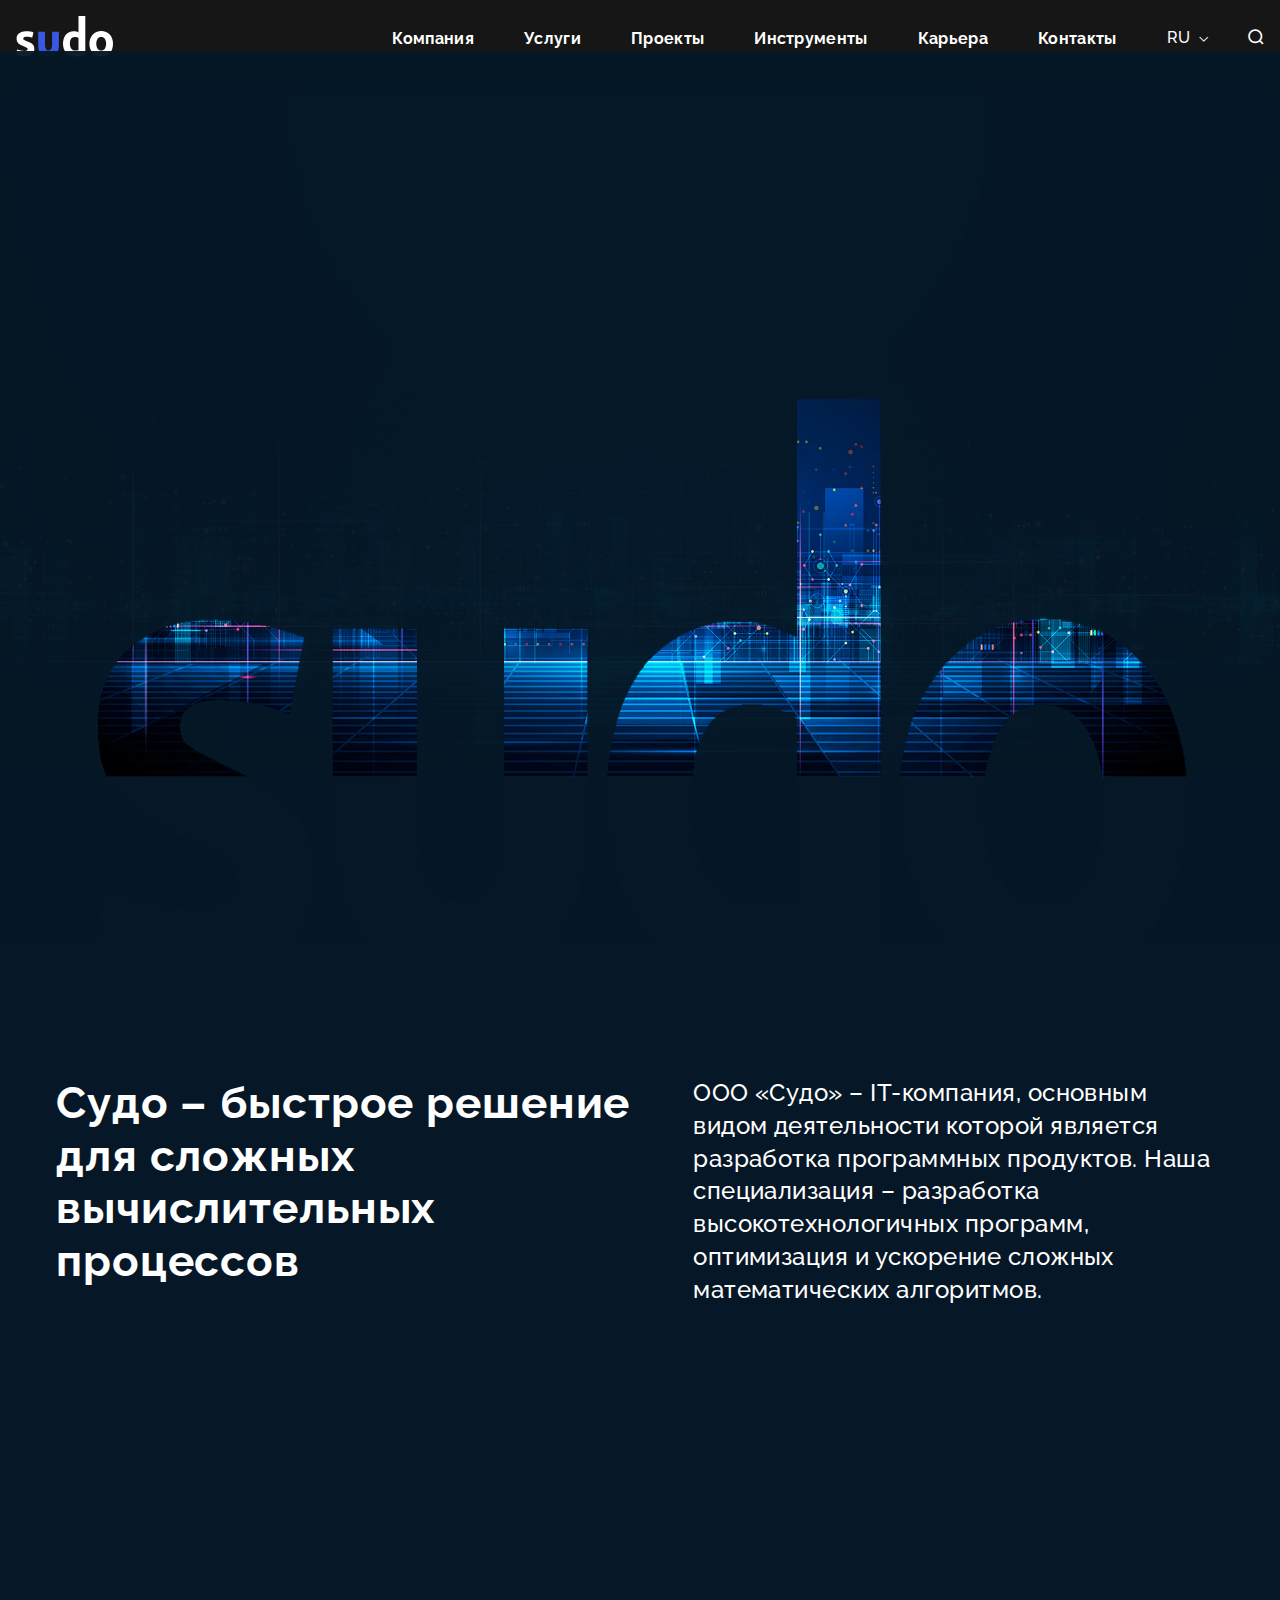
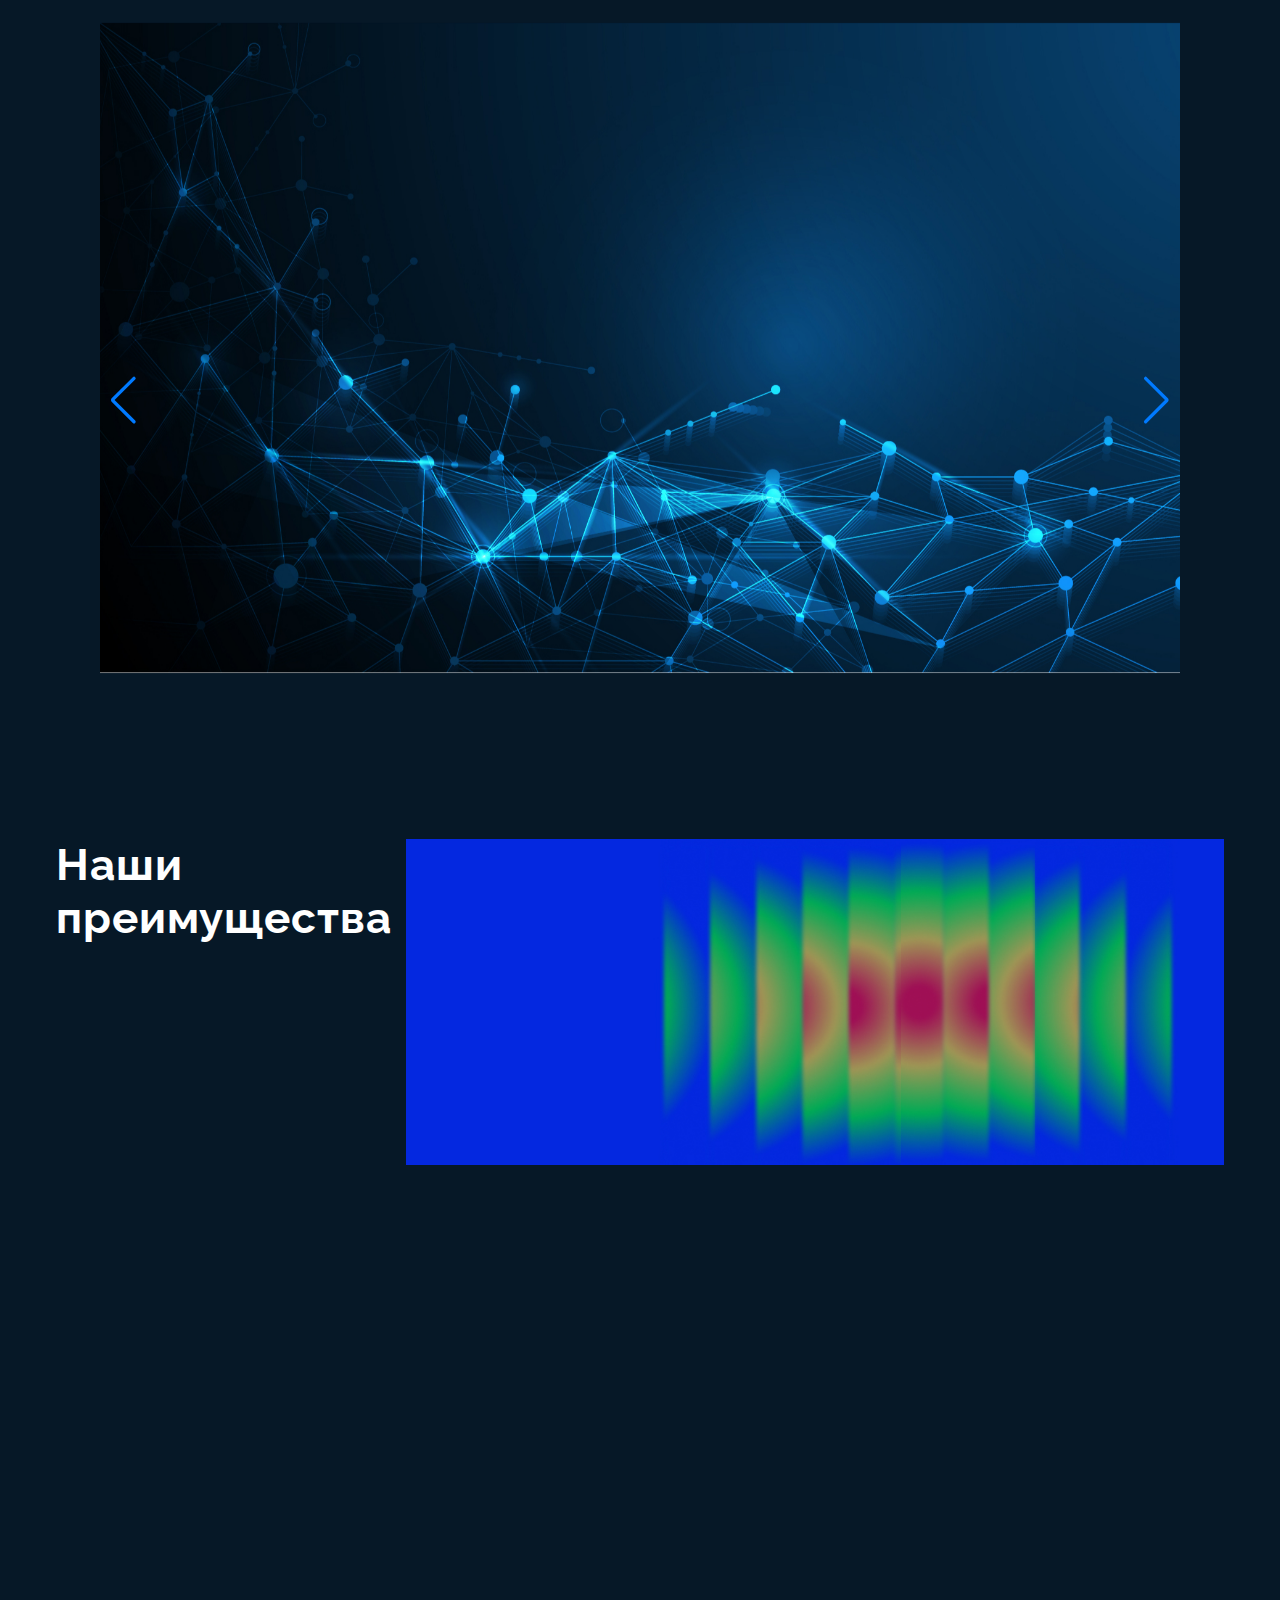
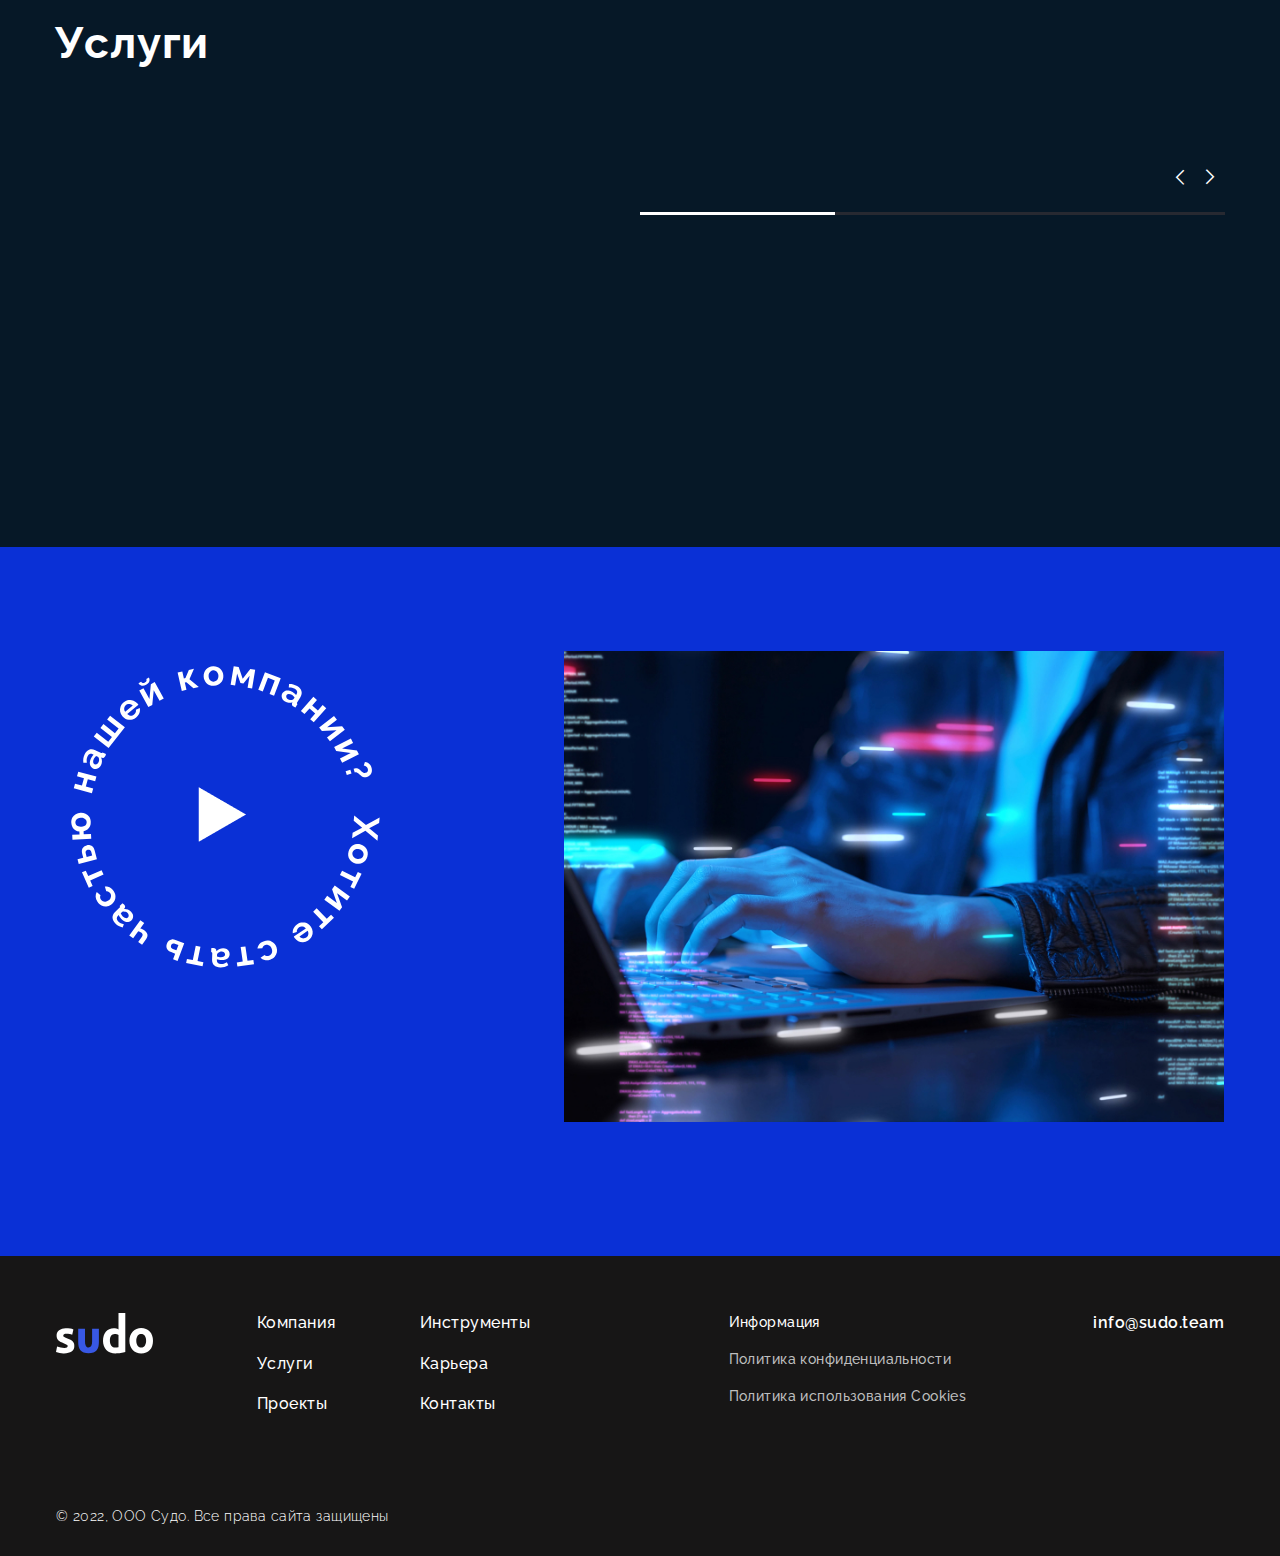
<file: index.html>
<!DOCTYPE html>
<html lang="ru">

<head>
    <meta charset="UTF-8">
    <meta http-equiv="X-UA-Compatible" content="IE=edge">
    <meta name="viewport" content="width=device-width, initial-scale=1.0">
    <title>Sudo</title>
    <link rel="preconnect" href="https://fonts.googleapis.com">
    <link rel="preconnect" href="https://fonts.gstatic.com" crossorigin>
    <link href="https://fonts.googleapis.com/css2?family=Raleway:wght@300;400;500;600;700&display=swap"
        rel="stylesheet">
    <link rel="stylesheet" href="css/um-icon-style.css">
    <link rel="stylesheet" href="https://cdn.jsdelivr.net/npm/swiper@8/swiper-bundle.min.css" />
    <link rel="stylesheet" href="css/animate.min.css">
    <link rel="stylesheet" href="main.css">

</head>
<!-- body--hidden -->
<body class="main-blue">

    <input type="hidden" value="1" id="helper-input">

    <header class="header">
        <div class="header__wrap">

            <button class="menu-btn header__menu-btn">
                <span></span>
                <span></span>
            </button>


            <a class="logo header__logo" href="index.html">
                <img src="images/svg/logo.svg" alt="лого">
            </a>

            <nav class="menu header__menu">
                <ul class="menu__list">
                    <li class="menu__item">
                        <a class="menu__link menu__link-list" href="#">Компания<i class="icon-arrow-bootom"></i></a>
                        <ul class="menu__list-2">
                            <li>
                                <a class="menu__link" href="about.html">О Нас</a>
                            </li>
                            <li>
                                <a class="menu__link" href="publications.html">Публикации</a>
                            </li>
                            <li>
                                <a class="menu__link" href="reviews.html">Отзывы</a>
                            </li>
                        </ul>
                    </li>
                    <li class="menu__item"><a class="menu__link" href="services.html">Услуги</a></li>
                    <li class="menu__item"><a class="menu__link" href="projects.html">Проекты</a></li>
                    <li class="menu__item"><a class="menu__link" href="calulations.html">Инструменты</a></li>
                    <li class="menu__item"><a class="menu__link" href="career.html">Карьера</a></li>
                    <li class="menu__item"><a class="menu__link" href="contacts.html">Контакты</a></li>
                </ul>
                <ul class="menu__contact">
                    <li><a href="mailto:info@sudo.team">info@sudo.team</a></li>
                </ul>
            </nav>

            <button class="header__search-btn search-btn">
                <i class="icon-search"></i>
            </button>

            <div class="header__lang lang">
                <button class="lang__btn">RU<i class="icon-arrow-bootom"></i></button>
                <ul class="lang__list">
                    <li><button disabled>EN</button></li>
                </ul>
            </div>

            <div class="header__search search">
                <button class="search__close">
                    <i class="icon-close"></i>
                </button>
                <p class="search__text">Поиск...</p>
                <label class="search__label">
                    <input class="search__input" type="text" placeholder="Введите названия">
                    <button class="search__btn">
                        <i class="icon-enter"></i>
                    </button>
                </label>
            </div>
        </div>
    </header>


    <main>

        <section class="hero card-box card-box--active">
            <div class="hero__wrap ps-40">

                <h1 class="mob">Разработка высокотехнологичных программных продуктов</h1>

                <h1 class="tab dest">
                    <span class="hero__title">Разработка</span>
                    <span class="hero__title">высокотехнологичных</span>
                    <span class="hero__title">программных продуктов</span>
                </h1>

                <span class="hero__elem mob ">вниз</span>
                <div class="hero__el dest-f ps-40">
                    <span class="hero__el--arrow"></span>
                    <span class="hero__el--text">вниз</span>
                </div>
            </div>
            <div class="hero__img d-none-f">
                <img class="img-js" src="images/png/mask-sudo-tilda.png" alt="">
                <!-- <img class="img-js" src="images/svg/sudo.svg" alt=""> -->
            </div>
        </section>

        <section class="card-box index-about ps-40">
            <div class="index-about__wrap">
                <div class="index-about__block-one">
                    <h2 >Судо – быстрое решение для сложных вычислительных процессов </h2>
                </div>
                <div class="index-about__block-two">
                    <p>
                        ООО «Судо» – IT-компания, основным видом деятельности которой является разработка программных
                        продуктов. Наша специализация – разработка высокотехнологичных программ, оптимизация и ускорение
                        сложных математических алгоритмов.
                    </p>
                    <a class="btn btn--white elem-a1 wow fadeInUp" href="about.html">
                        <span>Узнать больше</span>
                        <i class="icon-enter"></i>
                    </a>
                </div>
            </div>
        </section>

        <div class="container ps-100">
            <div class="card-box swiper-box">
                <div class="swiper-wrapper">
                    <!-- Slides -->
    
                    <div class="swiper-slide">
                        <div class="index-block index-block--1">
                            <div class="index-block__wrap">
                                <span class="elem-a2 wow fadeInUp" data-wow-duration=".2s">01 - 03</span>
                                <ul class="card-box__list-1 dest">
                                    <li class="card-box__item-1 wow fadeInUp" data-wow-duration=".5s">Обучаемые системы автоматического анализа,</li>
                                    <li class="card-box__item-1 wow fadeInUp" data-wow-duration="1s">расчёта и построения оптимальных</li>
                                    <li class="card-box__item-1 wow fadeInUp" data-wow-duration="1.5s">технологических маршрутов с учётом большого</li>
                                    <li class="card-box__item-1 wow fadeInUp" data-wow-duration="2s">числа входных оперативных параметров.</li>
                                    <li class="card-box__item-1 wow fadeInUp" data-wow-duration="2.5s">Перенос вычисление на GPGPU. Оптимизация</li>
                                    <li class="card-box__item-1 wow fadeInUp" data-wow-duration="3s">существующих решений.</li>
                                </ul>
                                <p class="tab">Обучаемые системы автоматического анализа, расчёта и построения
                                    оптимальных технологических маршрутов с учётом большого числа входных оперативных
                                    параметров. Перенос вычисление на GPGPU. Оптимизация существующих решений.</p>
                                <div class="index-block__btn-box elem-a3 wow zoomIn">
                                    <button class="index-block__btn">Оставить заявку</button>
                                </div>
                            </div>
                        </div>
                    </div>
    
                    <div class="swiper-slide">
                        <div class="index-block index-block--color-text index-block--2">
                            <div class="index-block__wrap ">
                                <span class="elem-a4 wow fadeInUp"  data-wow-duration=".2s">02 - 03</span>
                                <ul class="card-box__list-2 dest">
                                    <li class="card-box__item-2">Онлайн сервис построения диаграмм кривых</li>
                                    <li class="card-box__item-2">перемагничивания первого порядка FORC.</li>
                                    <li class="card-box__item-2">Поддержка различного оборудования,</li>
                                    <li class="card-box__item-2">расширенный набор пред-процессинговых и</li>
                                    <li class="card-box__item-2">аналитических функций, высокая скорость</li>
                                    <li class="card-box__item-2">обработки данных.</li>
                                </ul>
                                <p class="tab">Онлайн сервис построения диаграмм кривых перемагничивания первого порядка
                                    FORC. Поддержка различного оборудования, расширенный набор пред-процессинговых и
                                    аналитических функций, высокая скорость обработки данных.</p>
                                <div class="index-block__btn-box elem-a5 wow zoomIn">
                                    <button class="index-block__btn">Оставить заявку</button>
                                </div>
                            </div>
                        </div>
                    </div>
    
                    <div class="swiper-slide">
                        <div class="index-block index-block--3">
                            <div class="index-block__wrap">
                                <span class="elem-a6">03 - 03</span>
                                <ul class="list-4 dest">
                                    <li class="card-box__item-3"> Сервисы для обработки и анализа изображений</li>
                                    <li class="card-box__item-3">со сканирующих электронных микроскопов</li>
                                    <li class="card-box__item-3">П(SEM). Высокая точность и скорость обработки с</li>
                                    <li class="card-box__item-3">использованием технологий машинного обучения</li>
                                </ul>
                                <p class="tab">Сервисы для обработки и анализа изображений со сканирующих электронных
                                    микроскопов (SEM). Высокая точность и скорость обработки с использованием технологий
                                    машинного обучения </p>
                                <div class="index-block__btn-box elem-a7">
                                    <button class="index-block__btn">Оставить заявку</button>
                                </div>
                            </div>
                        </div>
                    </div>
                </div>
    
                <!-- If we need navigation buttons -->
                <div class="swiper-button-prev"></div>
                <div class="swiper-button-next"></div>
    
            </div>
        </div>

        <section class="card-box index-benefits ps-40">
            <div class="container index-benefits__block">
                <div class="index-benefits__block-1">
                    <h3 class="index-benefits__title">Наши преимущества</h3>
                </div>
                <div class="index-benefits__block-2">
                    <div class="wave-block dest">
                        <ul class="wave-block__list">
                            <li class="wave-block__item">
                                <img src="images/jpg/wave-left.jpg" alt="#">
                            </li>
                            <li class="wave-block__item elem-a8">
                                <img src="images/jpg/wave-center-1.jpg" alt="#">
                            </li>
                            <li class="wave-block__item elem-a9">
                                <img src="images/jpg/wave-center-2.jpg" alt="#">
                            </li>
                            <li class="wave-block__item elem-a10">
                                <img src="images/jpg/wave-center-3.jpg" alt="#">
                            </li>
                            <li class="wave-block__item">
                                <img src="images/jpg/wave-right.jpg" alt="#">
                            </li>
                        </ul>
                    </div>
                    <ul class="index-benefits__list">
                        <li class="index-benefits__item wow fadeInUp" data-wow-delay=".5s" data-wow-duration=".5s" >Мы имеем собственный парк высокопроизводительного серверного
                            оборудования, а также используем удалённые арендованные аппаратные мощности</li>
                        <li class="index-benefits__item wow fadeInUp" data-wow-delay=".5s" data-wow-duration="1s" >Для достижения высокой производительности мы не только
                            оптимизируем код для центральных процессоров, но также эффективно переносим вычисления на
                            графические процессоры</li>
                        <li class="index-benefits__item wow fadeInUp" data-wow-delay=".5s" data-wow-duration="1.5s" >Мы создаём онлайн сервисы, ориентированные на решение научных
                            задач, бесплатно предоставляемые исследователям, инженерам и студентам</li>
                    </ul>
                </div>
            </div>
        </section>

        <section class="card-box index-services ps-40">
            <div class="container index-services__block">
                <div class="index-services__block-1">
                    <h3 class="mb-28 color--white ">Услуги</h3>
                    <a href="services.html" class="btn btn--white border-color wow fadeInUp">
                        <span class="color--white ">Узнать больше</span>
                        <i class="icon-enter"></i>
                    </a>
                </div>
                <div class="services-block index-services__block-2">

                    <div class="services-block__nav color--white " >
                        <button class="services-block__nav-btn-l color--white border-color" disabled>
                            <i class="icon-arrow color--white "></i>
                        </button>
                        <button class="services-block__nav-btn-r color--white border-color">
                            <i class="icon-arrow color--white "></i>
                        </button>
                    </div>

                    <div class="services-block__progess bg--2931">
                        <span class="services-block__progess--elem bg--white "></span>
                    </div>

                    <ul class="services-block__list">
                        <li class="services-block__item services-block__item--active color--white ">
                            <h4 class="color--white wow fadeInUp">Проектирование</h4>
                            <p class="color--white wow fadeInUp">Идея – основа любого продукта. При проектировании продукта наша опытная команда поможет
                                сформулировать идею, предложит интересные решения, вместе сформируем ТЗ и предоставим
                                готовый проект</p>
                        </li>
                        <li class="services-block__item color--white ">
                            <h4 class="color--white wow fadeInUp">Разработка</h4>
                            <p class="color--white wow fadeInUp">В разработке мы используем гибкие методологии, оптимальные решения, передовые технологии
                                и корректировки в процессе создания, поэтому проект остается живым в процессе
                                реализации. Мы остаёмся с вами на связи на каждом этапе разработки для достижения
                                лучшего результата</p>
                        </li>
                        <li class="services-block__item color--white ">
                            <h4 class="color--white wow fadeInUp">Исследования</h4>
                            <p class="color--white wow fadeInUp">Исследовательская деятельность – наше тайное оружие. Мы сохраняем первенство в
                                использовании наукоёмких технологий на практике, постоянно участвуем в научных и
                                инженерных исследованиях, в нашем штате работают действующие сотрудники топовых
                                российских и зарубежных ВУЗов. Также обеспечиваем поддержку в развитии студентам</p>
                        </li>
                    </ul>
                </div>
            </div>
        </section>

        <section class="card-box index-mission mt-40 ps-40">
            <div class="container index-mission__block ret-1">
                <div>
                    <div class="index-mission__text-animate">
                        <img class="index-mission__text-animate--1 anime-9" src="images/svg/text.svg" alt="">
                        <a class="index-mission__text-animate--2" href="career.html">
                            <img src="images/png/play.png" alt="">
                        </a>
                    </div>
                    <p class="index-mission__text wow fadeInUp">
                        Наша команда – наша ценность, поэтому мы делаем лучшие условия для работы каждого сотрудника.
                        Присоединяйтесь к нашей команде, чтобы заниматься решением сложных, но интересных задач и
                        развиваться вместе.
                    </p>
                </div>
                <div >
                    <div class="d-none-f d-none-996">
                        <img src="images/jpg/bg_main-6.jpg" alt="">
                    </div>
                </div>


            </div>
        </section>
    </main>

    <section class="modal-feedback">
        <button class="modal-feedback__close">
            <i class="icon-close"></i>
        </button>
        <h3 class="modal-feedback__title">Хотите предложить сотрудничество или заказать услугу?</h3>
        <p class="modal-feedback__text">Заполните форму и наши специалисты свяжутся с вами для обсуждения деталей</p>
        <form class="form" action="#">
            <input class="form__input" type="text" placeholder="Контактное лицо">
            <input class="form__input" type="text" placeholder="Телефон">
            <input class="form__input" type="text" placeholder="Email">
            <textarea class="form__textarea" placeholder="Описание проекта"></textarea>
            <label class="form__checkbox">
                <input class="form__input--none" type="checkbox">
                <span class="form__checkbox-elem"></span>
                <span class="form__checkbox-text">
                    Нажимая кнопку Отправить, я даю согласие на обработку моих персональных данных и соглашаюсь с <a
                        href="#">Политикой конфиденциальности</a>
                </span>
            </label>
            <button type="button" class="form__btn btn">
                <span>Отправить</span>
                <i class="icon-enter"></i>
            </button>
        </form>
    </section>

    <footer class="footer ps-40">
        <div class="footer__wrap">
            <div class="footer__block">
                <a class="logo footer__logo" href="#">
                    <img src="images/svg/logo.svg" alt="лого">
                </a>

                <ul class="footer__nav">
                    <li><a href="about.html">Компания</a></li>
                    <li><a href="services.html">Услуги</a></li>
                    <li><a href="projects.html">Проекты</a></li>
                </ul>

                <ul class="footer__nav">
                    <li><a href="calulations.html">Инструменты</a></li>
                    <li><a href="career.html#">Карьера</a></li>
                    <li><a href="contacts.html">Контакты</a></li>
                </ul>

                <ul class="footer__info">
                    <li>Информация</li>
                    <li><a href="agreement.html">Политика конфиденциальности</a></li>
                    <li><a href="#">Политика использования Cookies</a></li>
                </ul>

                <ul class="footer__contact">
                    <li><a href="mailto:info@sudo.team">info@sudo.team</a></li>
                </ul>
            </div>
            <p class="footer__copyright">© 2022, ООО Судо. Все права сайта защищены</p>
        </div>

    </footer>

    <script src="https://ajax.googleapis.com/ajax/libs/jquery/3.6.0/jquery.min.js"></script>
    <script src="js/jquery.enllax.min.js"></script>
    <script src="js/wow.min.js"></script>
    <script src="libs/bezier.js"></script>
    <script src="libs/swiped-events.min.js"></script>
    <script src="libs/gsap.min.js"></script>
    <script src="https://cdn.jsdelivr.net/npm/swiper@8/swiper-bundle.min.js"></script>
    <!-- <script src="js/animate.js"></script> -->
    <script src="js/a4.js"></script>
    <script src="js/app.js"></script>
    <script>
        new WOW().init();

        $(window).enllax();



        const indexBlockBbtn = document.querySelectorAll('.index-block__btn')
        const modalFeedback = document.querySelector('.modal-feedback')



        indexBlockBbtn.forEach(function (event) {
            event.addEventListener('click', function (event) {
                modalFeedback.classList.add('modal-feedback--active')

                modalFeedback.scrollIntoView({
                    behavior: 'smooth',
                    block: 'start'
                })
            })
        })


        const modalFeedbackClose = document.querySelector('.modal-feedback__close')

        modalFeedbackClose.addEventListener('click', () => {
            modalFeedback.classList.remove('modal-feedback--active')
        })

        const servicesBlockNavBtnLeft = document.querySelector('.services-block__nav-btn-l')
        const servicesBlockNavBtnRight = document.querySelector('.services-block__nav-btn-r')
        const servicesBlockItem = document.querySelectorAll('.services-block__item')
        const servicesBlockProgess = document.querySelector('.services-block__progess--elem')
        let count = 0
        let positionElement = 0

        let i = 100 / servicesBlockItem.length
        console.log(servicesBlockProgess)
        servicesBlockProgess.style.width = i + '%'

        servicesBlockNavBtnRight.addEventListener('click', () => {
            count++
            positionElement += i
            servicesBlockNavBtnLeft.removeAttribute('disabled');
            if (count == servicesBlockItem.length - 1) {
                servicesBlockNavBtnRight.setAttribute('disabled', false);
            }
            servicesBlockProgess.style.left = positionElement + "%"
            servicesBlockItem.forEach(el => el.classList.remove('services-block__item--active'))
            servicesBlockItem[count].classList.add('services-block__item--active')
        })

        servicesBlockNavBtnLeft.addEventListener('click', () => {
            count--
            positionElement -= i
            servicesBlockNavBtnRight.removeAttribute('disabled');
            if (count == 0) {
                servicesBlockNavBtnLeft.setAttribute('disabled', true);
            }
            servicesBlockProgess.style.left = positionElement + "%"
            servicesBlockItem.forEach(el => el.classList.remove('services-block__item--active'))
            servicesBlockItem[count].classList.add('services-block__item--active')
        })


        const swiper = new Swiper('.swiper-box', {
            slidesPerView: 1,
            spaceBetween: 20,
            loop: true,
            navigation: {
                nextEl: ".swiper-button-next",
                prevEl: ".swiper-button-prev",
            },
        });
    </script>
</body>

</html>
</file>
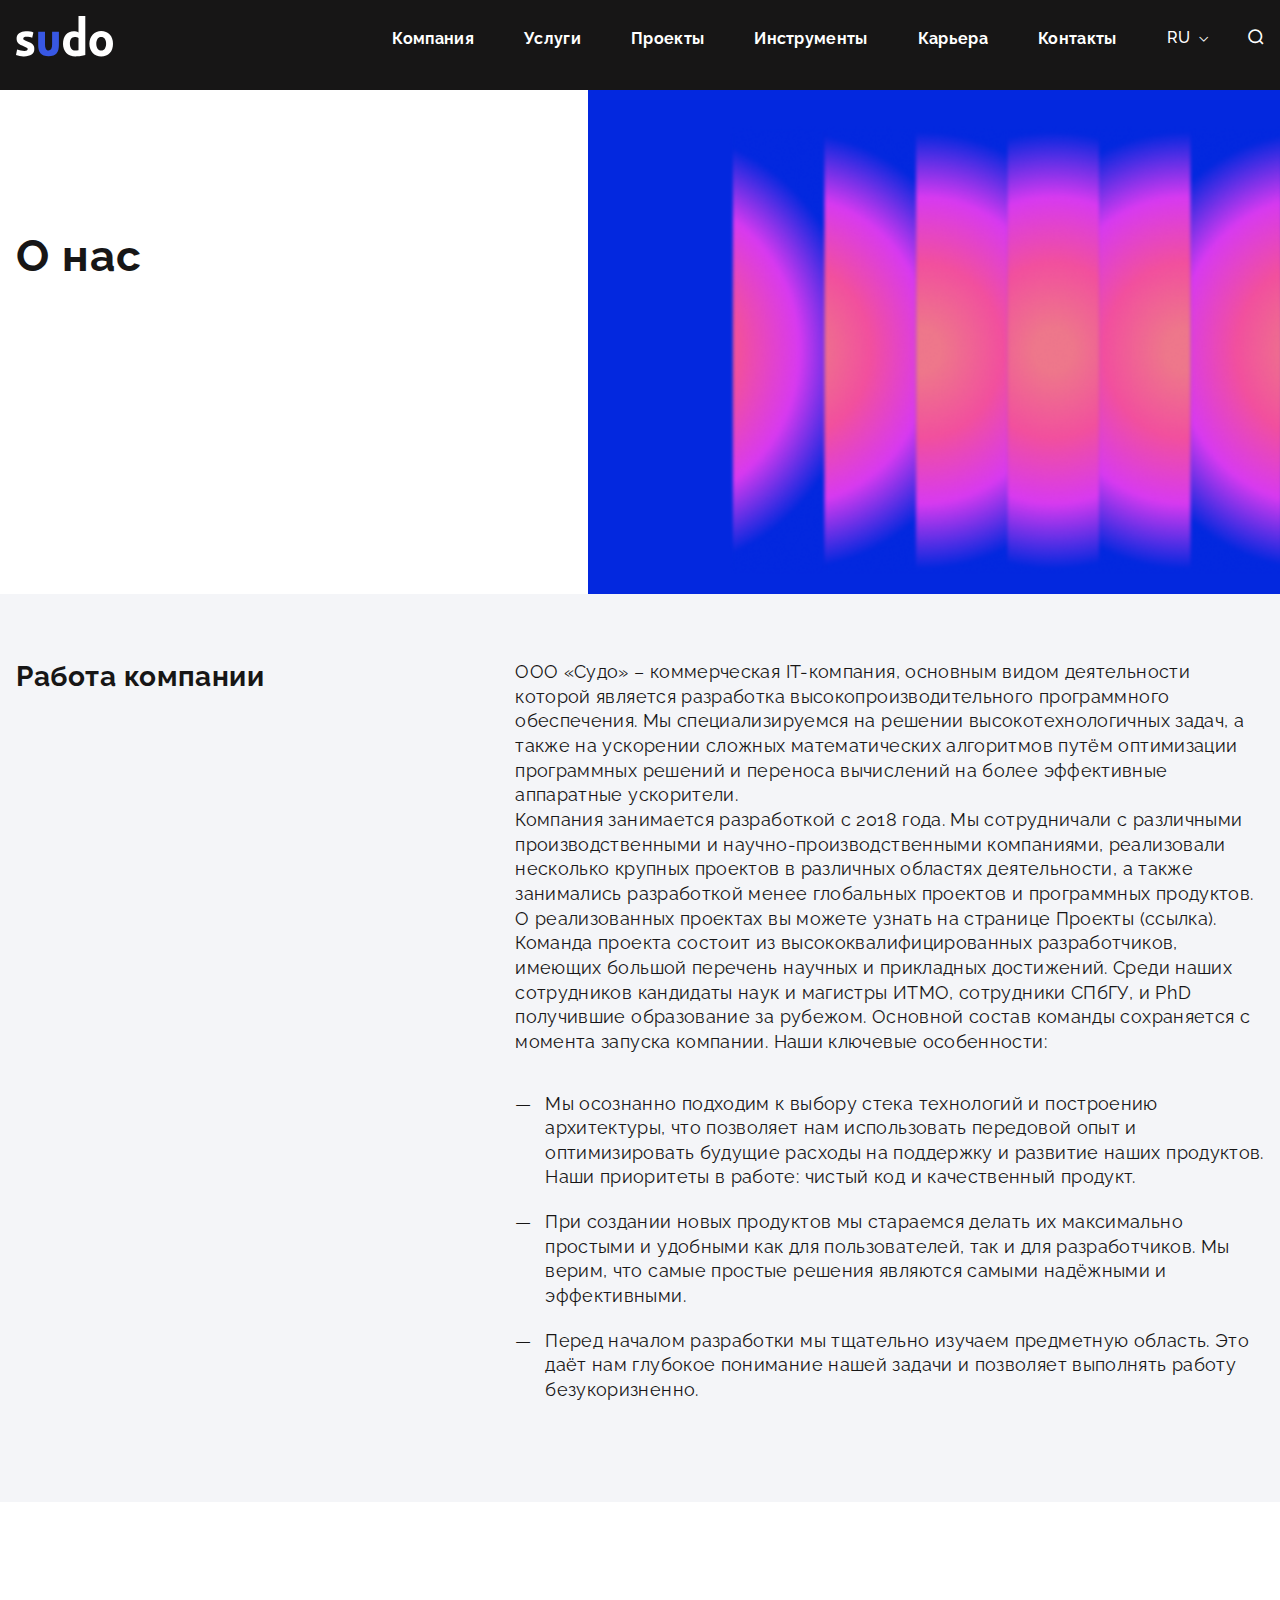
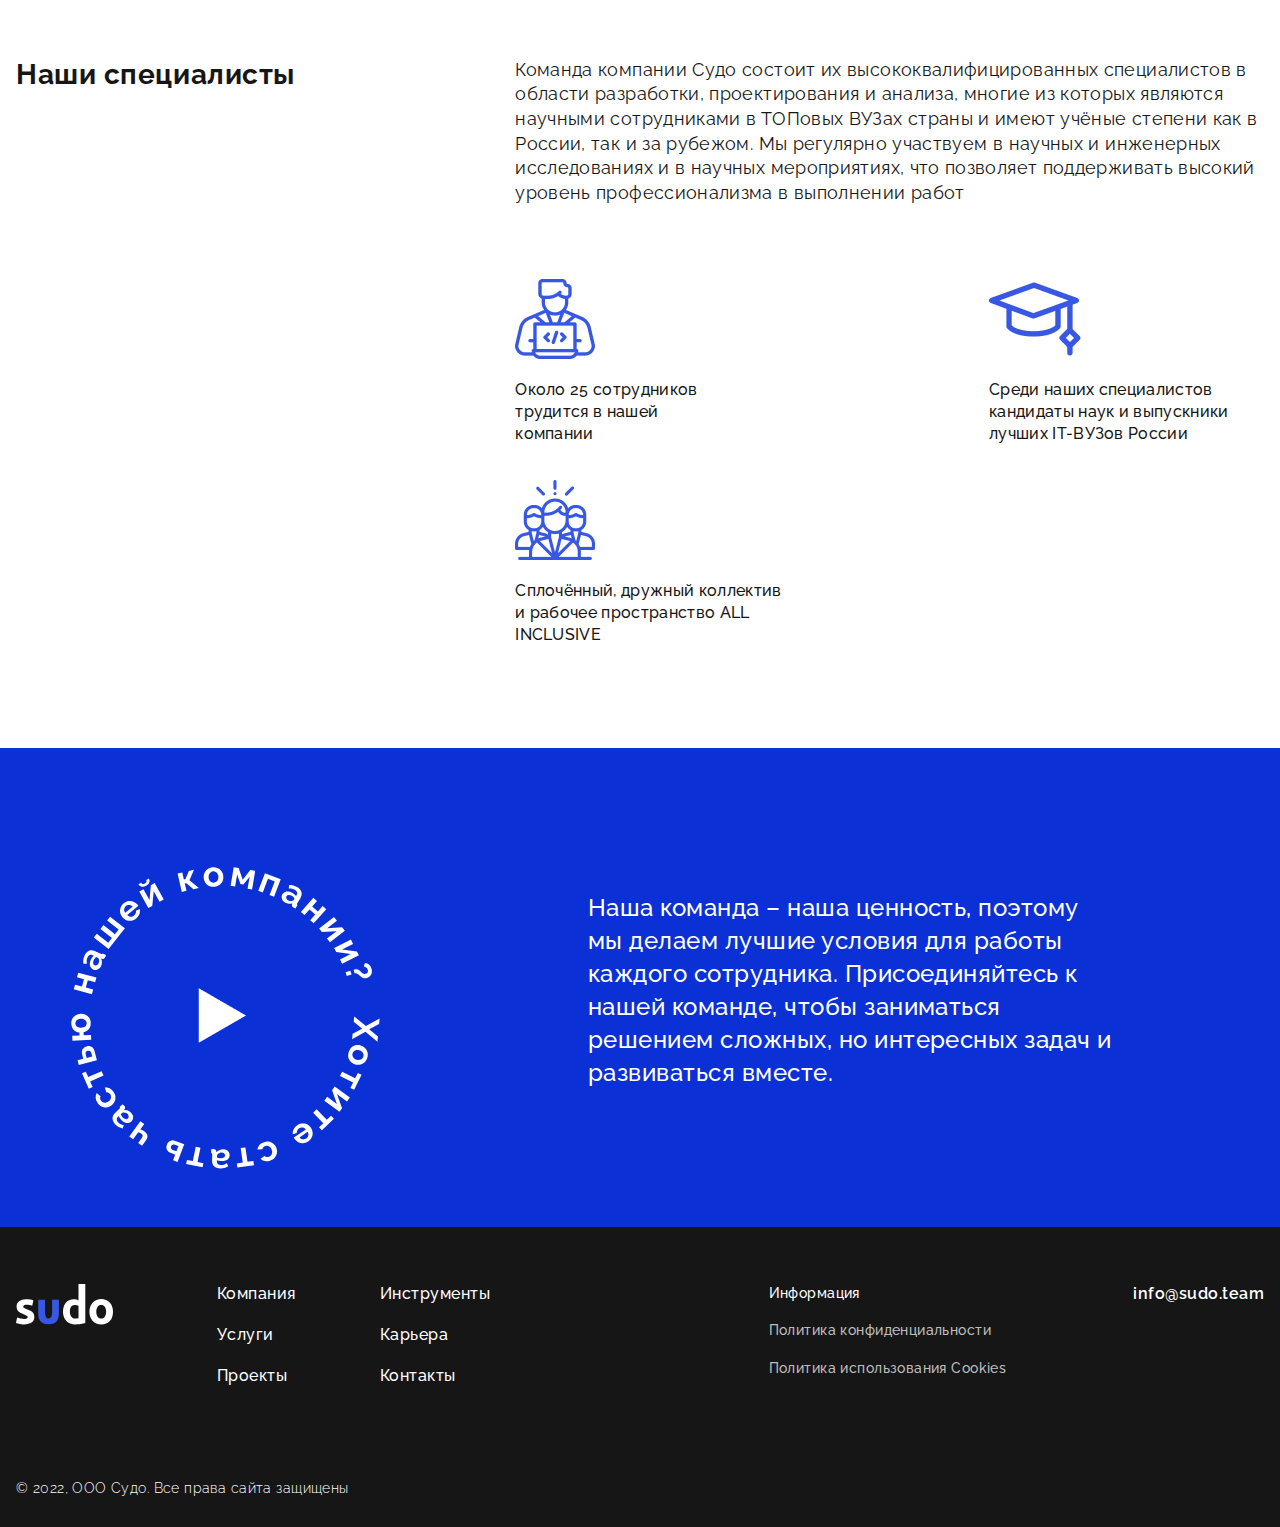
<file: about.html>
<!DOCTYPE html>
<html lang="ru">
<head>
    <meta charset="UTF-8">
    <meta http-equiv="X-UA-Compatible" content="IE=edge">
    <meta name="viewport" content="width=device-width, initial-scale=1.0">
    <title>О нас</title>
    <link rel="preconnect" href="https://fonts.googleapis.com">
    <link rel="preconnect" href="https://fonts.gstatic.com" crossorigin>
    <link href="https://fonts.googleapis.com/css2?family=Raleway:wght@300;400;500;600;700&display=swap" rel="stylesheet">
    <link rel="stylesheet" href="css/um-icon-style.css">
     <link rel="stylesheet" href="main.css">
</head>
<body>

    <header class="header">
        <div class="header__wrap">

            <button class="menu-btn header__menu-btn">
                <span></span>
                <span></span>
            </button>


            <a class="logo header__logo" href="index.html">
                <img src="images/svg/logo.svg" alt="лого">
            </a>

            <nav class="menu header__menu">
                <ul class="menu__list">
                    <li class="menu__item">
                        <a class="menu__link menu__link-list" href="#">Компания<i class="icon-arrow-bootom"></i></a>
                        <ul class="menu__list-2">
                            <li>
                                <a class="menu__link" href="about.html">О Нас</a>
                            </li>
                            <li>
                                <a class="menu__link" href="publications.html">Публикации</a>
                            </li>
                            <li>
                                <a class="menu__link" href="reviews.html">Отзывы</a>
                            </li>
                        </ul>
                    </li>
                    <li class="menu__item"><a class="menu__link" href="services.html">Услуги</a></li>
                    <li class="menu__item"><a class="menu__link" href="projects.html">Проекты</a></li>
                    <li class="menu__item"><a class="menu__link" href="calulations.html">Инструменты</a></li>
                    <li class="menu__item"><a class="menu__link" href="career.html">Карьера</a></li>
                    <li class="menu__item"><a class="menu__link" href="contacts.html">Контакты</a></li>
                </ul>
                <ul class="menu__contact">
                     
                    <li><a href="mailto:info@sudo.team">info@sudo.team</a></li>
                </ul>
            </nav>
            
            <button class="header__search-btn search-btn">
                <i class="icon-search"></i>
            </button>

            <div class="header__lang lang">
                <button class="lang__btn">RU<i class="icon-arrow-bootom"></i></button>
                <ul class="lang__list">
                    <li><button disabled>EN</button></li>
                </ul>
            </div>

            <div class="header__search search">
                <button class="search__close">
                    <i class="icon-close"></i>
                </button>
                <p class="search__text">Поиск...</p>
                <label class="search__label">
                    <input class="search__input" type="text" placeholder="Введите названия">
                    <button class="search__btn">
                        <i class="icon-enter"></i>
                    </button>
                </label>
            </div>
        </div>
    </header>

    <main class="pt-50">

        <section class="about">
            <div class="container">
                <div class="block-3-7 career__block">
                    <div class="about__block-23 title-default-p">
                        <h2 class="title-h2 mb-28">О нас</h2>
                    </div>
                </div>
            </div>
        </section>

        <section class="about__work-compain bg--grey">
            <div class="container block-3-7">
                <div>
                    <h3 class="title-h3 mb-13">Работа компании</h3>
                </div>
                <div class=" mb-63">
                    <p class="about__work-compain--text mb-37  re">
                        ООО «Судо» – коммерческая IT-компания, основным видом деятельности которой является разработка высокопроизводительного программного обеспечения. Мы специализируемся на решении высокотехнологичных задач, а также на ускорении сложных математических алгоритмов путём оптимизации программных решений и переноса вычислений на более эффективные аппаратные ускорители.
                        <br>
                        Компания занимается разработкой с 2018 года. Мы сотрудничали с различными производственными и научно-производственными компаниями, реализовали несколько крупных проектов в различных областях деятельности, а также занимались разработкой менее глобальных проектов и программных продуктов. О реализованных проектах вы можете узнать на странице Проекты (ссылка). Команда проекта состоит из высококвалифицированных разработчиков, имеющих большой перечень научных и прикладных достижений. Среди наших сотрудников кандидаты наук и магистры ИТМО, сотрудники СПбГУ, и PhD получившие образование за рубежом. Основной состав команды сохраняется с момента запуска компании. 
                        Наши ключевые особенности:
                        <ul class="re-list">
                            <li class="about__work-compain--text">Мы осознанно подходим к выбору стека технологий и построению архитектуры, что позволяет нам использовать передовой опыт и оптимизировать будущие расходы на поддержку и развитие наших продуктов. Наши приоритеты в работе: чистый код и качественный продукт.</li>
                            <li class="about__work-compain--text">При создании новых продуктов мы стараемся делать их максимально простыми и удобными как для пользователей, так и для разработчиков. Мы верим, что самые простые решения являются самыми надёжными и эффективными. </li>
                            <li class="about__work-compain--text"> Перед началом разработки мы тщательно изучаем предметную область. Это даёт нам глубокое понимание нашей задачи и позволяет выполнять работу безукоризненно. </li>
                        </ul>
                    </p>
                    
                </div>
            </div>
        </section>

        <section class="about__experts">
            <div class="container block-3-7">
                <div>
                    <h3 class="title-h3 mb-13">Наши специалисты</h3>
                </div>
                <div class="about__experts--block">
                    <p class="about__experts--text">
                        Команда компании Судо состоит их высококвалифицированных специалистов в области разработки, проектирования и анализа, многие из которых являются научными сотрудниками в ТОПовых ВУЗах страны и имеют учёные степени как в России, так и за рубежом. Мы регулярно участвуем в научных и инженерных исследованиях и в научных мероприятиях, что позволяет поддерживать высокий уровень профессионализма в выполнении работ
                    </p>
                    <ul class="about__experts--list">
                        <li class="about__experts--item">Около 25 сотрудников трудится в нашей компании</li>
                        <li class="about__experts--item">Среди наших специалистов кандидаты наук и выпускники лучших IT-ВУЗов России</li>
                        <li class="about__experts--item">Сплочённый, дружный коллектив и рабочее пространство ALL INCLUSIVE</li>
                    </ul>
                </div>
            </div>
        </section>

        <section class="card-box index-mission mt-40 ps-40">
            <div class="container index-mission__block ret-1">
                <div class="index-mission__flex">
                    <div class="index-mission__text-animate">
                        <img class="index-mission__text-animate--1 anime-9" src="images/svg/text.svg" alt="">
                        <a class="index-mission__text-animate--2" href="career.html">
                            <img src="images/png/play.png" alt="">
                        </a>
                    </div>
                    <p class="index-mission__text index-mission__text-2 wow fadeInUp mt-40">
                        Наша команда – наша ценность, поэтому мы делаем лучшие условия для работы каждого сотрудника.
                        Присоединяйтесь к нашей команде, чтобы заниматься решением сложных, но интересных задач и
                        развиваться вместе.
                    </p>
                </div>
                <!-- <div >
                    <div class="d-none-f d-none-996">
                        <img src="images/jpg/bg_main-6.jpg" alt="">
                    </div>
                </div> -->


            </div>
        </section>
    </main>
    


    <footer class="footer">
        <div class="footer__wrap">
            <div class="footer__block">
                <a class="logo footer__logo" href="#">
                    <img src="images/svg/logo.svg" alt="лого">
                </a>
    
                <ul class="footer__nav">
                    <li><a href="about.html">Компания</a></li>
                    <li><a href="services.html">Услуги</a></li>
                    <li><a href="projects.html">Проекты</a></li>
                </ul>
    
                <ul class="footer__nav">
                    <li><a href="calulations.html">Инструменты</a></li>
                    <li><a href="career.html#">Карьера</a></li>
                    <li><a href="contacts.html">Контакты</a></li>
                </ul>
    
                <ul class="footer__info">
                    <li>Информация</li>
                    <li><a href="agreement.html">Политика конфиденциальности</a></li>
                    <li><a href="#">Политика использования Cookies</a></li>
                </ul>
    
                <ul class="footer__contact">
                    <li><a href="mailto:info@sudo.team">info@sudo.team</a></li>
                </ul>
            </div>
            <p class="footer__copyright">© 2022, ООО Судо. Все права сайта защищены</p>
        </div>

    </footer>
    
    <script src="js/app.js"></script>
</body>
</html>
</file>
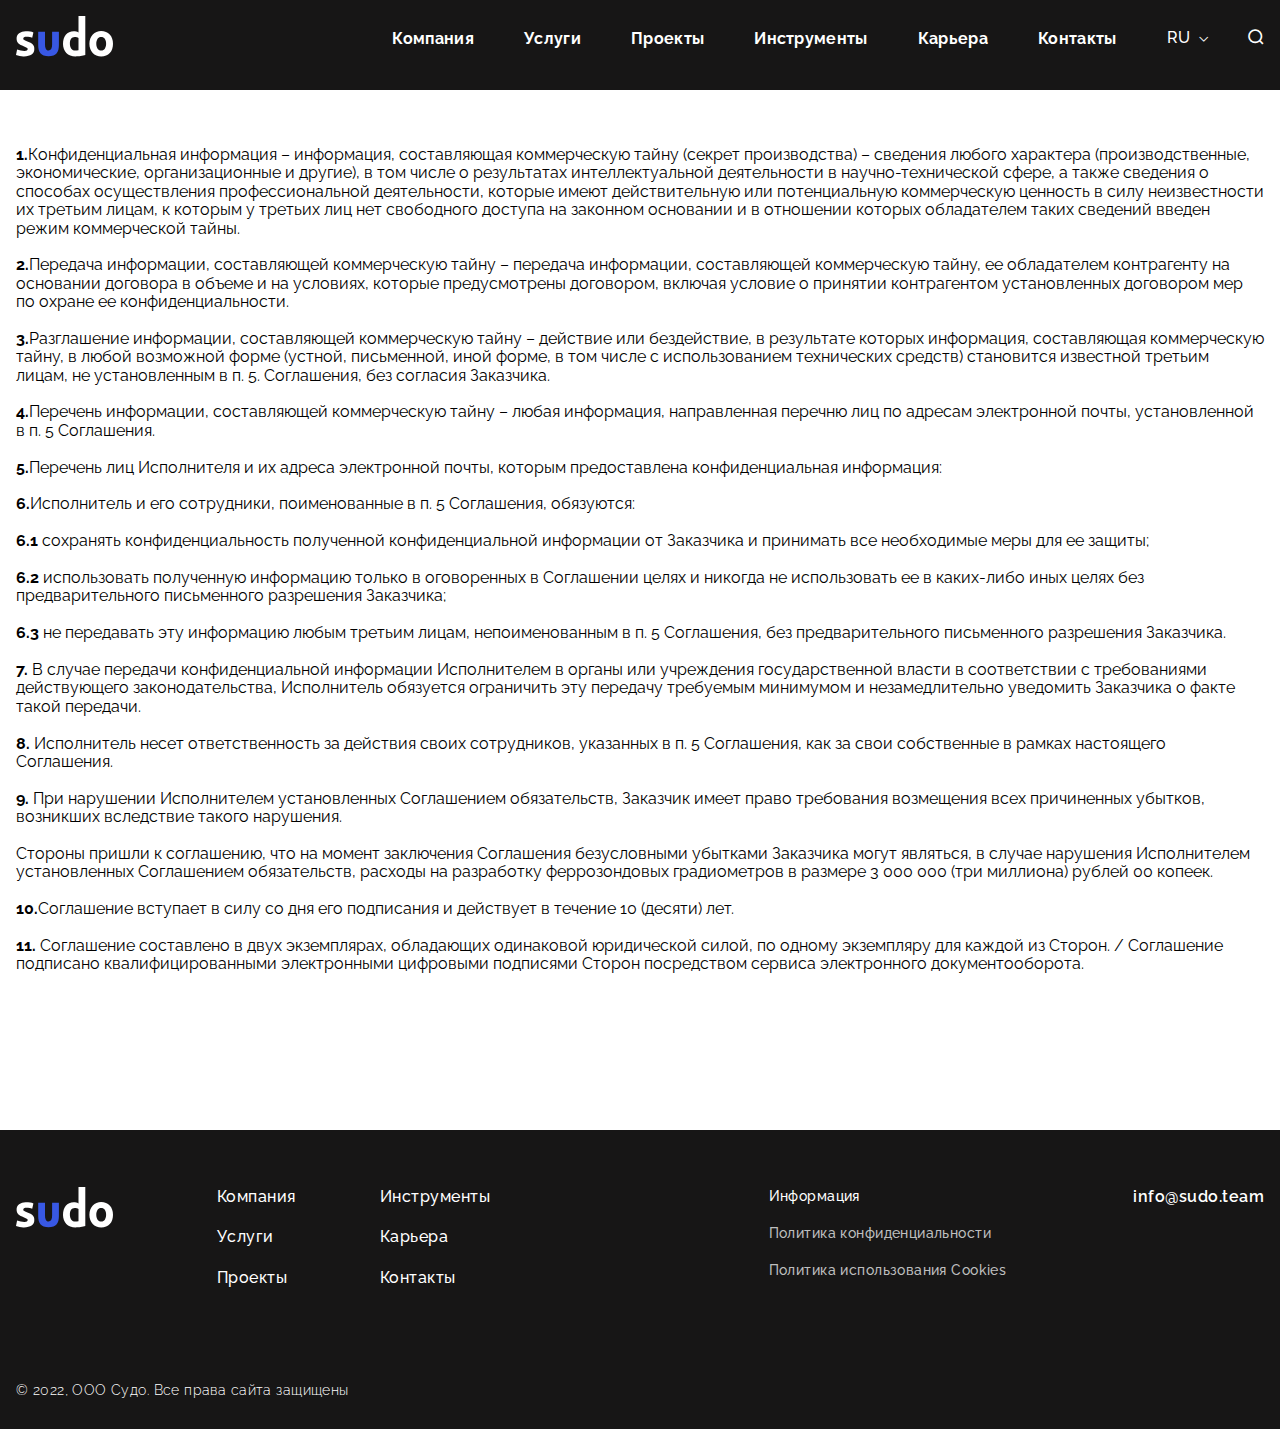
<file: agreement.html>
<!DOCTYPE html>
<html lang="ru">
<head>
    <meta charset="UTF-8">
    <meta http-equiv="X-UA-Compatible" content="IE=edge">
    <meta name="viewport" content="width=device-width, initial-scale=1.0">
    <title>Контакты</title>
    <link rel="preconnect" href="https://fonts.googleapis.com">
    <link rel="preconnect" href="https://fonts.gstatic.com" crossorigin>
    <link href="https://fonts.googleapis.com/css2?family=Raleway:wght@300;400;500;600;700&display=swap" rel="stylesheet">
    <link rel="stylesheet" href="css/um-icon-style.css">
     <link rel="stylesheet" href="main.css">
</head>
<body>
    
    <header class="header">
        <div class="header__wrap">

            <button class="menu-btn header__menu-btn">
                <span></span>
                <span></span>
            </button>


            <a class="logo header__logo" href="index.html">
                <img src="images/svg/logo.svg" alt="лого">
            </a>

            <nav class="menu header__menu">
                <ul class="menu__list">
                    <li class="menu__item">
                        <a class="menu__link menu__link-list" href="#">Компания<i class="icon-arrow-bootom"></i></a>
                        <ul class="menu__list-2">
                            <li>
                                <a class="menu__link" href="about.html">О Нас</a>
                            </li>
                            <li>
                                <a class="menu__link" href="publications.html">Публикации</a>
                            </li>
                            <li>
                                <a class="menu__link" href="reviews.html">Отзывы</a>
                            </li>
                        </ul>
                    </li>
                    <li class="menu__item"><a class="menu__link" href="services.html">Услуги</a></li>
                    <li class="menu__item"><a class="menu__link" href="projects.html">Проекты</a></li>
                    <li class="menu__item"><a class="menu__link" href="calulations.html">Инструменты</a></li>
                    <li class="menu__item"><a class="menu__link" href="career.html">Карьера</a></li>
                    <li class="menu__item"><a class="menu__link" href="contacts.html">Контакты</a></li>
                </ul>
                <ul class="menu__contact">
                     
                    <li><a href="mailto:info@sudo.team">info@sudo.team</a></li>
                </ul>
            </nav>
            
            <button class="header__search-btn search-btn">
                <i class="icon-search"></i>
            </button>

            <div class="header__lang lang">
                <button class="lang__btn">RU<i class="icon-arrow-bootom"></i></button>
                <ul class="lang__list">
                    <li><button disabled>EN</button></li>
                </ul>
            </div>

            <div class="header__search search">
                <button class="search__close">
                    <i class="icon-close"></i>
                </button>
                <p class="search__text">Поиск...</p>
                <label class="search__label">
                    <input class="search__input" type="text" placeholder="Введите названия">
                    <button class="search__btn">
                        <i class="icon-enter"></i>
                    </button>
                </label>
            </div>
        </div>
    </header>




    <main class="pt-50">

        <section class="container mt-40 mb-140 ">
            <p>
                <b>1.</b>Конфиденциальная информация – информация, составляющая коммерческую тайну (секрет производства) – сведения любого характера (производственные, экономические, организационные и другие), в том числе о результатах интеллектуальной деятельности в научно-технической сфере, а также сведения о способах осуществления профессиональной деятельности, которые имеют действительную или потенциальную коммерческую ценность в силу неизвестности их третьим лицам, к которым у третьих лиц нет свободного доступа на законном основании и в отношении которых обладателем таких сведений введен режим коммерческой тайны.
            </p>
            <br>
            <p>
                <b>2.</b>Передача информации, составляющей коммерческую тайну – передача информации, составляющей коммерческую тайну, ее обладателем контрагенту на основании договора в объеме и на условиях, которые предусмотрены договором, включая условие о принятии контрагентом установленных договором мер по охране ее конфиденциальности.
            </p>
            <br>
            <p>
                <b>3.</b>Разглашение информации, составляющей коммерческую тайну – действие или бездействие, в результате которых информация, составляющая коммерческую тайну, в любой возможной форме (устной, письменной, иной форме, в том числе с использованием технических средств) становится известной третьим лицам, не установленным в п. 5. Соглашения, без согласия Заказчика.
            </p>
            <br>
            <p>
                <b>4.</b>Перечень информации, составляющей коммерческую тайну – любая информация, направленная перечню лиц по адресам электронной почты, установленной в п. 5 Соглашения.
            </p>
            <br>
            <p>
                <b>5.</b>Перечень лиц Исполнителя и их адреса электронной почты, которым предоставлена конфиденциальная информация:
            </p>
            <br>
            <p>
                <b>6.</b>Исполнитель и его сотрудники, поименованные в п. 5 Соглашения, обязуются:
            </p>
            <br>
            <p>
                <b>6.1</b> сохранять конфиденциальность полученной конфиденциальной информации от Заказчика и принимать все необходимые меры для ее защиты;
            </p>
            <br>
            <p>
                <b>6.2</b> использовать полученную информацию только в оговоренных в Соглашении целях и никогда не использовать ее в каких-либо иных целях без предварительного письменного разрешения Заказчика;
            </p>
            <br>
            <p>
                <b>6.3</b> не передавать эту информацию любым третьим лицам, непоименованным в п. 5 Соглашения, без предварительного письменного разрешения Заказчика.
            </p>
            <br>
            <p>
                <b>7.</b> В случае передачи конфиденциальной информации Исполнителем в органы или учреждения государственной власти в соответствии с требованиями действующего законодательства, Исполнитель обязуется ограничить эту передачу требуемым минимумом и незамедлительно уведомить Заказчика о факте такой передачи.
            </p>
            <br>
            <p>
                <b>8.</b> Исполнитель несет ответственность за действия своих сотрудников, указанных в п. 5 Соглашения, как за свои собственные в рамках настоящего Соглашения.
            </p>
            <br>
            <p>
                <b>9.</b> При нарушении Исполнителем установленных Соглашением обязательств, Заказчик имеет право требования возмещения всех причиненных убытков, возникших вследствие такого нарушения.
            </p>
            <br>
            <p>
                Стороны пришли к соглашению, что на момент заключения Соглашения безусловными убытками Заказчика могут являться, в случае нарушения Исполнителем установленных Соглашением обязательств, расходы на разработку феррозондовых градиометров в размере 3 000 000 (три миллиона) рублей 00 копеек.
            </p>
            <br>
            <p>
                <b>10.</b>Соглашение вступает в силу со дня его подписания и действует в течение 10 (десяти) лет.
            </p>
            <br>
            <p>
                <b>11.</b> Соглашение составлено в двух экземплярах, обладающих одинаковой юридической силой, по одному экземпляру для каждой из Сторон. / Соглашение подписано квалифицированными электронными цифровыми подписями Сторон посредством сервиса электронного документооборота.
            </p>
        </section>
    </main>


    <footer class="footer">
        <div class="footer__wrap">
            <div class="footer__block">
                <a class="logo footer__logo" href="#">
                    <img src="images/svg/logo.svg" alt="лого">
                </a>
    
                <ul class="footer__nav">
                    <li><a href="about.html">Компания</a></li>
                    <li><a href="services.html">Услуги</a></li>
                    <li><a href="projects.html">Проекты</a></li>
                </ul>
    
                <ul class="footer__nav">
                    <li><a href="calulations.html">Инструменты</a></li>
                    <li><a href="career.html#">Карьера</a></li>
                    <li><a href="contacts.html">Контакты</a></li>
                </ul>
    
                <ul class="footer__info">
                    <li>Информация</li>
                    <li><a href="agreement.html">Политика конфиденциальности</a></li>
                    <li><a href="#">Политика использования Cookies</a></li>
                </ul>
    
                <ul class="footer__contact">
                    <li><a href="mailto:info@sudo.team">info@sudo.team</a></li>
                </ul>
            </div>
            <p class="footer__copyright">© 2022, ООО Судо. Все права сайта защищены</p>
        </div>

    </footer>

    </footer>
    <script src="js/app.js"></script>
</body>
</html>
</file>
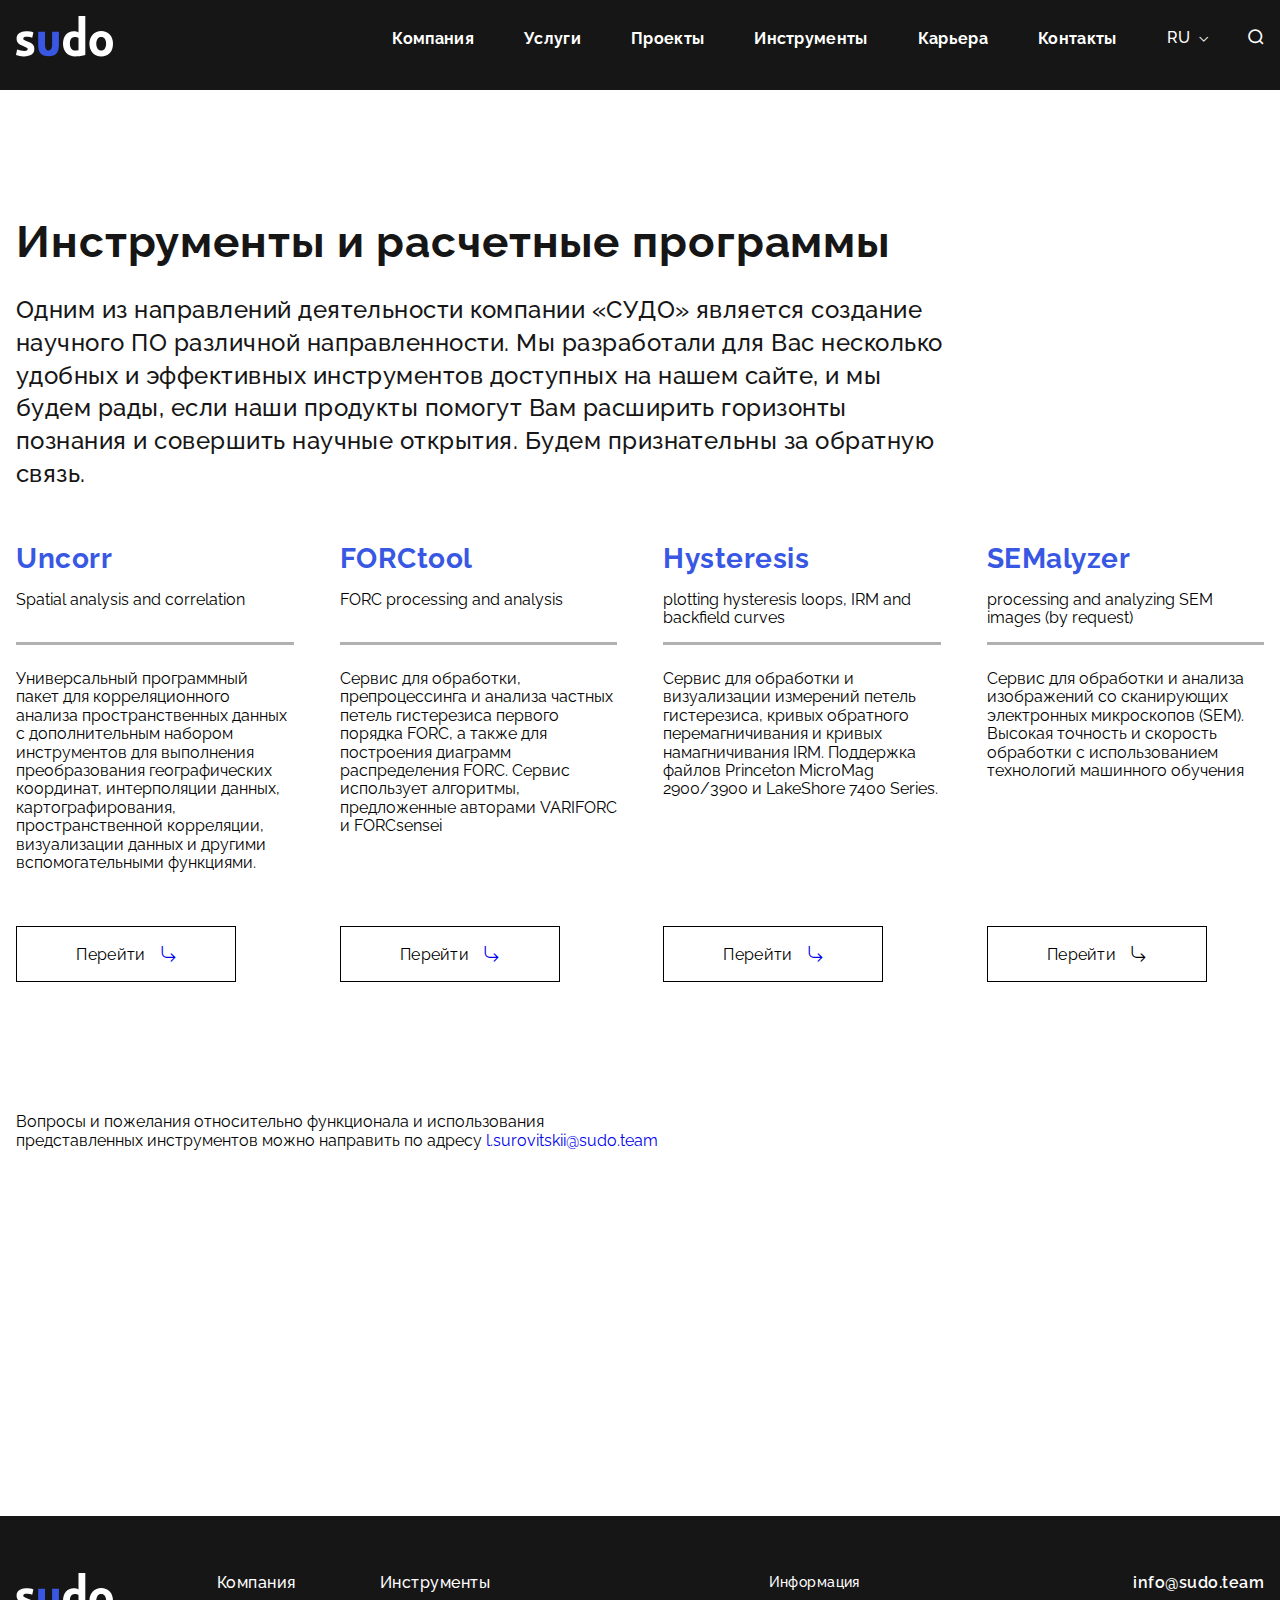
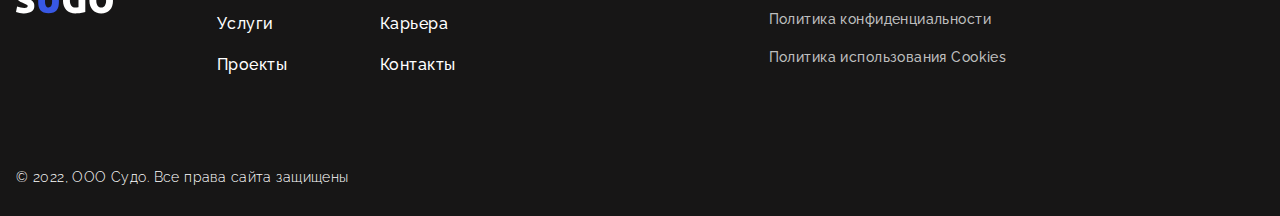
<file: calulations.html>
<!DOCTYPE html>
<html lang="ru">
<head>
    <meta charset="UTF-8">
    <meta http-equiv="X-UA-Compatible" content="IE=edge">
    <meta name="viewport" content="width=device-width, initial-scale=1.0">
    <title>Инструменты и расчетные программы</title>
    <link rel="preconnect" href="https://fonts.googleapis.com">
    <link rel="preconnect" href="https://fonts.gstatic.com" crossorigin>
    <link href="https://fonts.googleapis.com/css2?family=Raleway:wght@300;400;500;600;700&display=swap" rel="stylesheet">
    <link rel="stylesheet" href="css/um-icon-style.css">
     <link rel="stylesheet" href="main.css">
    
</head>
<body>
    <header class="header">
        <div class="header__wrap">

            <button class="menu-btn header__menu-btn">
                <span></span>
                <span></span>
            </button>


            <a class="logo header__logo" href="index.html">
                <img src="images/svg/logo.svg" alt="лого">
            </a>

            <nav class="menu header__menu">
                <ul class="menu__list">
                    <li class="menu__item">
                        <a class="menu__link menu__link-list" href="#">Компания<i class="icon-arrow-bootom"></i></a>
                        <ul class="menu__list-2">
                            <li>
                                <a class="menu__link" href="about.html">О Нас</a>
                            </li>
                            <li>
                                <a class="menu__link" href="publications.html">Публикации</a>
                            </li>
                            <li>
                                <a class="menu__link" href="reviews.html">Отзывы</a>
                            </li>
                        </ul>
                    </li>
                    <li class="menu__item"><a class="menu__link" href="services.html">Услуги</a></li>
                    <li class="menu__item"><a class="menu__link" href="projects.html">Проекты</a></li>
                    <li class="menu__item"><a class="menu__link" href="calulations.html">Инструменты</a></li>
                    <li class="menu__item"><a class="menu__link" href="career.html">Карьера</a></li>
                    <li class="menu__item"><a class="menu__link" href="contacts.html">Контакты</a></li>
                </ul>
                <ul class="menu__contact">
                     
                    <li><a href="mailto:info@sudo.team">info@sudo.team</a></li>
                </ul>
            </nav>
            
            <button class="header__search-btn search-btn">
                <i class="icon-search"></i>
            </button>

            <div class="header__lang lang">
                <button class="lang__btn">RU<i class="icon-arrow-bootom"></i></button>
                <ul class="lang__list">
                    <li><button disabled>EN</button></li>
                </ul>
            </div>

            <div class="header__search search">
                <button class="search__close">
                    <i class="icon-close"></i>
                </button>
                <p class="search__text">Поиск...</p>
                <label class="search__label">
                    <input class="search__input" type="text" placeholder="Введите названия">
                    <button class="search__btn">
                        <i class="icon-enter"></i>
                    </button>
                </label>
            </div>
        </div>
    </header>

    <main class="container mb-350 pt-50">
        <h2 class="title-h2 mb-25 mt-dest-110">Инструменты и расчетные программы</h2>
        <p class="calulations__text mb-37">
            Одним из направлений деятельности компании «СУДО» является создание научного ПО различной направленности. Мы разработали для Вас несколько удобных и эффективных инструментов доступных на нашем сайте, и мы будем рады, если наши продукты помогут Вам расширить горизонты познания и совершить научные открытия. Будем признательны за обратную связь.
        </p>
        <div class="container-grid">
            <div class="block block-g">
                <div class="block-g__title">
                    <a  target="_blank" href="http://uncorr.com/"  class="title-h3 color--blue mb-13">Uncorr <span class="hidden">- Spatial analysis and correlation</span></a>
                    <p class="hidden-mob mt-15">  Spatial analysis and correlation</p>
                </div>
                <div class="flex-direction-column-table flex-dest align-items-start-dest justify-content-space-between-dest border-t h100 pt-25 mb-63">
                    <p class="text mw-350 mb-37">Универсальный программный пакет для корреляционного анализа пространственных данных с дополнительным набором инструментов для выполнения преобразования географических координат, интерполяции данных, картографирования, пространственной корреляции, визуализации данных и другими вспомогательными функциями.</p>
                        <a  target="_blank" href="http://uncorr.com/" class="btn">
                        <span>Перейти</span>
                        <i class="icon-enter"></i>
                    </a>
                </div>
            </div>
            <div class="block block-g">
                <div class="block-g__title">
                    <a  target="_blank" href="https://forctool.com/" class="title-h3 color--blue mb-13">FORCtool <span class="hidden"> - FORC processing and analysis</span></a>
                    <p class="hidden-mob mt-15">FORC processing and analysis</p>
                </div>
                <div class="flex-direction-column-table flex-dest align-items-start-dest justify-content-space-between-dest border-t h100 pt-25 mb-63">
                    <p class="text mw-350 mb-37  ">Сервис для обработки, препроцессинга и анализа частных петель гистерезиса первого порядка FORC, а также для построения диаграмм распределения FORC. Сервис использует алгоритмы, предложенные авторами VARIFORC и FORCsensei</p>
                    <a  target="_blank" href="https://forctool.com/" class="btn">
                        <span>Перейти</span>
                        <i class="icon-enter"></i>
                    </a>
                </div>
            </div>
            <div class="block block-g">
                <div class="block-g__title">
                    <a  target="_blank" href="https://hysteresis.online/" class="title-h3 color--blue mb-13">Hysteresis <span class="hidden">- plotting hysteresis loops, IRM and backfield curves</span></a>
                    <p class="hidden-mob mt-15">plotting hysteresis loops, IRM and backfield curves</p>
                </div>
                <div class="flex-direction-column-table flex-dest align-items-start-dest justify-content-space-between-dest border-t h100 pt-25 mb-63">
                    <p class="text mw-350 mb-37  ">Сервис для обработки и визуализации измерений петель гистерезиса, кривых обратного перемагничивания и кривых намагничивания IRM. Поддержка файлов Princeton MicroMag 2900/3900 и LakeShore 7400 Series.</p>
                    <a  target="_blank" href="https://hysteresis.online/" class="btn">
                        <span>Перейти</span>
                        <i class="icon-enter"></i>
                    </a>
                </div>
            </div>
            <div class="block block-g">
                <div class="block-g__title">
                    <h3 class="title-h3 color--blue">SEMalyzer <span class="hidden"> - processing and analyzing SEM images (by request)</span></h3>
                    <p class="hidden-mob mt-15">processing and analyzing SEM images (by request)</p>
                </div>
                <div class="flex-direction-column-table flex-dest align-items-start-dest justify-content-space-between-dest border-t h100 pt-25 mb-63">
                    <p class="text mw-350 mb-37  ">Сервис для обработки и анализа изображений со сканирующих электронных микроскопов (SEM). Высокая точность и скорость обработки с использованием технологий машинного обучения </p>
                    <button type="submit" class="btn btn-modal">
                        <span>Перейти</span>
                        <i class="icon-enter"></i>
                    </button>
                </div>
            </div>
        </div>
        <div class="mw-650 mt-85">
            Вопросы и пожелания относительно функционала и использования представленных инструментов можно направить по адресу <a href="mailto:l.surovitskii@sudo.team">l.surovitskii@sudo.team</a> 
        </div>
    </main>

    <section class="modal-feedback">
        <button class="modal-feedback__close">
            <i class="icon-close"></i>
        </button>
        <h3 class="modal-feedback__title">Хотите предложить сотрудничество или заказать услугу?</h3>
        <p class="modal-feedback__text">Заполните форму и наши специалисты свяжутся с вами для обсуждения деталей</p>
        <form class="form" action="#">
            <input class="form__input" type="text" placeholder="Контактное лицо">
            <input class="form__input" type="text" placeholder="Телефон">
            <input class="form__input" type="text" placeholder="Email">
            <textarea class="form__textarea" placeholder="Описание проекта"></textarea>
            <label class="form__checkbox">
                <input class="form__input--none" type="checkbox">
                <span class="form__checkbox-elem"></span>
                <span class="form__checkbox-text">
                    Нажимая кнопку Отправить, я даю согласие на обработку моих персональных данных и соглашаюсь с <a href="#">Политикой конфиденциальности</a> 
                </span>
            </label>
            <button type="button" class="form__btn btn">
                <span>Отправить</span>
                <i class="icon-enter"></i>
            </button>
        </form>
    </section>

    <footer class="footer">
        <div class="footer__wrap">
            <div class="footer__block">
                <a class="logo footer__logo" href="#">
                    <img src="images/svg/logo.svg" alt="лого">
                </a>
    
                <ul class="footer__nav">
                    <li><a href="about.html">Компания</a></li>
                    <li><a href="services.html">Услуги</a></li>
                    <li><a href="projects.html">Проекты</a></li>
                </ul>
    
                <ul class="footer__nav">
                    <li><a href="calulations.html">Инструменты</a></li>
                    <li><a href="career.html#">Карьера</a></li>
                    <li><a href="contacts.html">Контакты</a></li>
                </ul>
    
                <ul class="footer__info">
                    <li>Информация</li>
                    <li><a href="agreement.html">Политика конфиденциальности</a></li>
                    <li><a href="#">Политика использования Cookies</a></li>
                </ul>
    
                <ul class="footer__contact">
                    <li><a href="mailto:info@sudo.team">info@sudo.team</a></li>
                </ul>
            </div>
            <p class="footer__copyright">© 2022, ООО Судо. Все права сайта защищены</p>
        </div>

    </footer>

    <script src="js/app.js"></script>
    <script>
        document.querySelector('.btn-modal').addEventListener('click', function() {
            document.querySelector('.modal-feedback').classList.add('modal-feedback--active')
        })
        document.querySelector('.modal-feedback__close').addEventListener('click', function() {
            document.querySelector('.modal-feedback').classList.remove  ('modal-feedback--active')
        })

    </script>
</body>
</html>
</file>
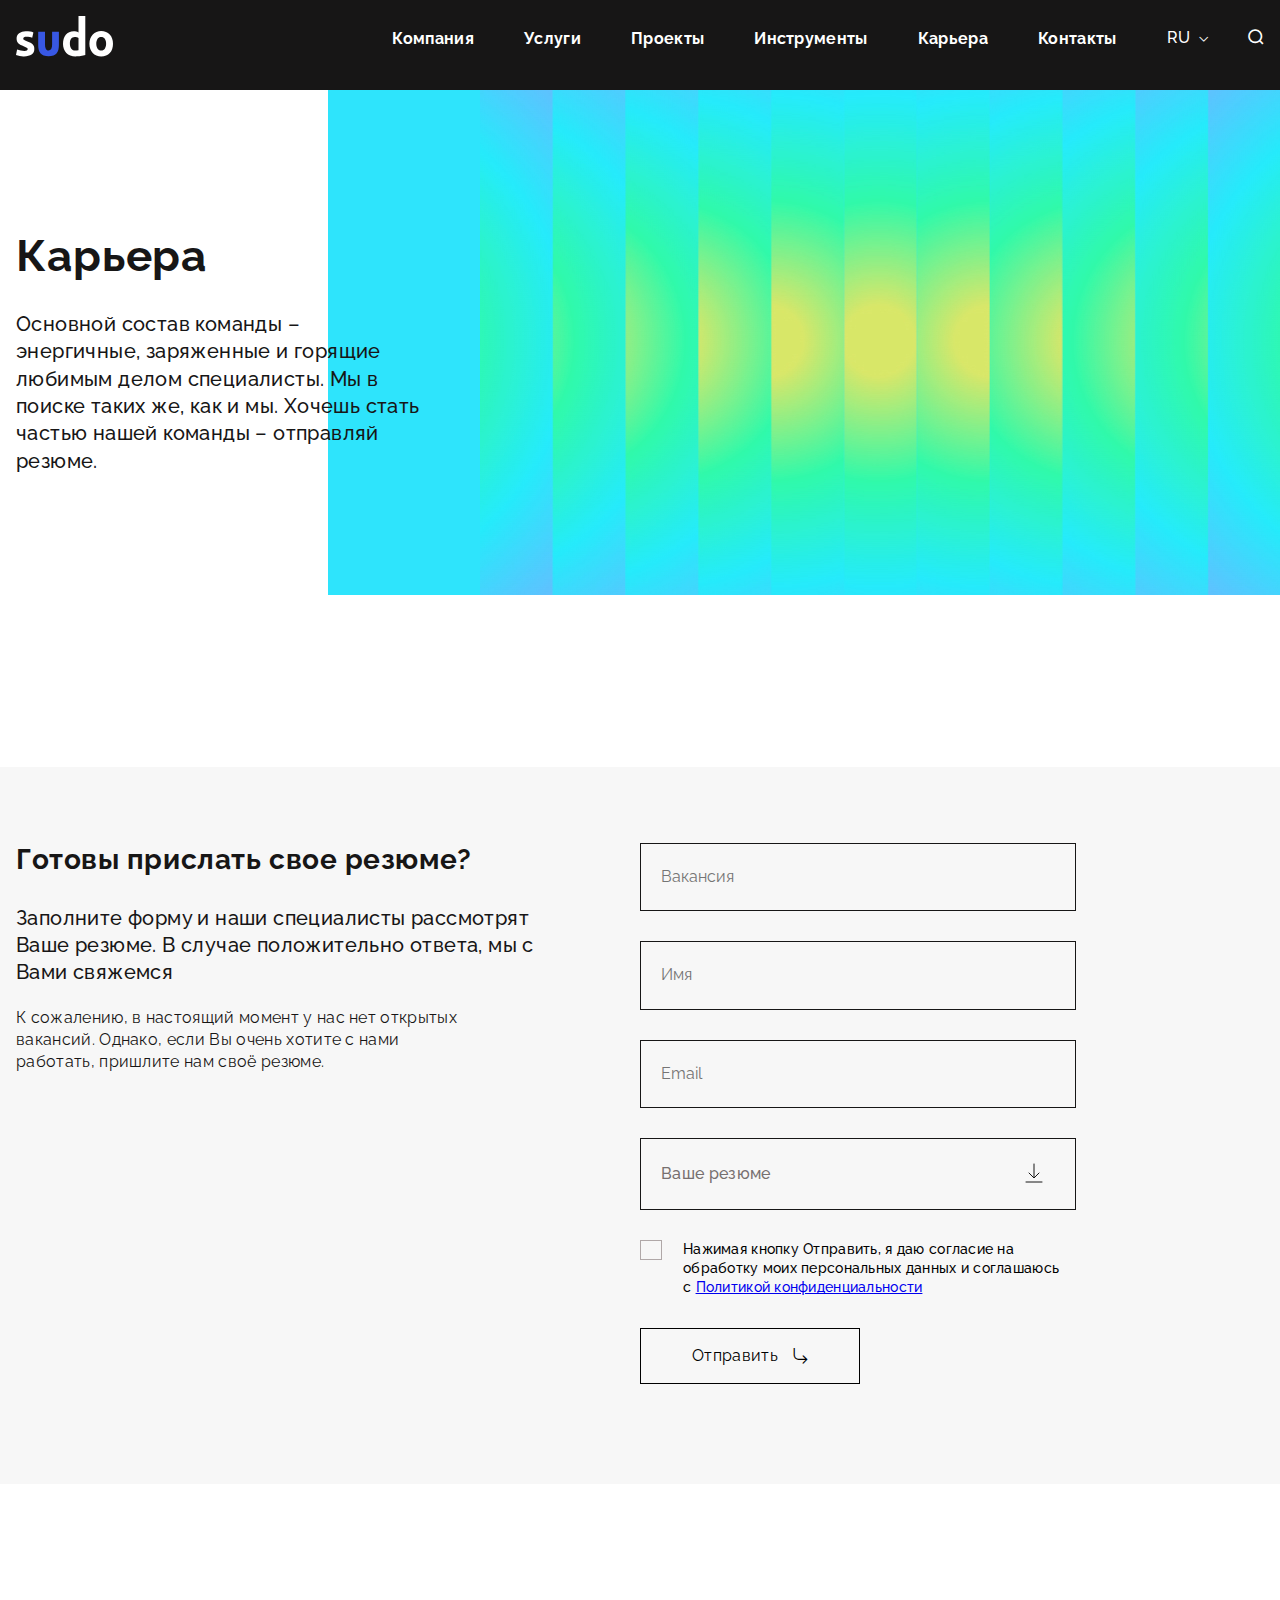
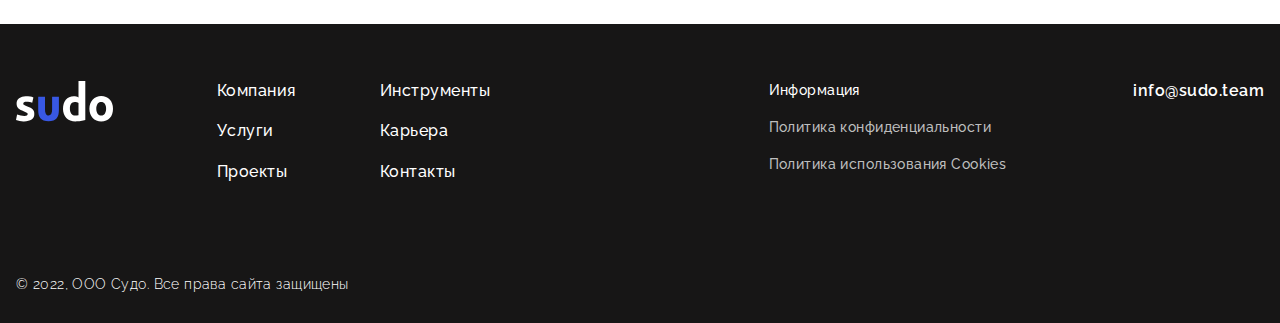
<file: career.html>
<!DOCTYPE html>
<html lang="ru">
<head>
    <meta charset="UTF-8">
    <meta http-equiv="X-UA-Compatible" content="IE=edge">
    <meta name="viewport" content="width=device-width, initial-scale=1.0">
    <title>Карьера</title>
    <link rel="preconnect" href="https://fonts.googleapis.com">
    <link rel="preconnect" href="https://fonts.gstatic.com" crossorigin>
    <link href="https://fonts.googleapis.com/css2?family=Raleway:wght@300;400;500;600;700&display=swap" rel="stylesheet">
    <link rel="stylesheet" href="css/um-icon-style.css">
     <link rel="stylesheet" href="main.css">
</head>
<body>

    <header class="header">
        <div class="header__wrap">

            <button class="menu-btn header__menu-btn">
                <span></span>
                <span></span>
            </button>


            <a class="logo header__logo" href="index.html">
                <img src="images/svg/logo.svg" alt="лого">
            </a>

            <nav class="menu header__menu">
                <ul class="menu__list">
                    <li class="menu__item">
                        <a class="menu__link menu__link-list" href="#">Компания<i class="icon-arrow-bootom"></i></a>
                        <ul class="menu__list-2">
                            <li>
                                <a class="menu__link" href="about.html">О Нас</a>
                            </li>
                            <li>
                                <a class="menu__link" href="publications.html">Публикации</a>
                            </li>
                            <li>
                                <a class="menu__link" href="reviews.html">Отзывы</a>
                            </li>
                        </ul>
                    </li>
                    <li class="menu__item"><a class="menu__link" href="services.html">Услуги</a></li>
                    <li class="menu__item"><a class="menu__link" href="projects.html">Проекты</a></li>
                    <li class="menu__item"><a class="menu__link" href="calulations.html">Инструменты</a></li>
                    <li class="menu__item"><a class="menu__link" href="career.html">Карьера</a></li>
                    <li class="menu__item"><a class="menu__link" href="contacts.html">Контакты</a></li>
                </ul>
                <ul class="menu__contact">
                     
                    <li><a href="mailto:info@sudo.team">info@sudo.team</a></li>
                </ul>
            </nav>
            
            <button class="header__search-btn search-btn">
                <i class="icon-search"></i>
            </button>

            <div class="header__lang lang">
                <button class="lang__btn">RU<i class="icon-arrow-bootom"></i></button>
                <ul class="lang__list">
                    <li><button disabled>EN</button></li>
                </ul>
            </div>

            <div class="header__search search">
                <button class="search__close">
                    <i class="icon-close"></i>
                </button>
                <p class="search__text">Поиск...</p>
                <label class="search__label">
                    <input class="search__input" type="text" placeholder="Введите названия">
                    <button class="search__btn">
                        <i class="icon-enter"></i>
                    </button>
                </label>
            </div>
        </div>
    </header>


    <main class="career pt-50">

        <section class="container mb-dest-140">
            <div class="block-3-7 career__block">
                <div class="title-default-p">
                    <h2 class="title-h2 mb-28">Карьера</h2>
                    <p class="career__text">Основной состав команды – энергичные, заряженные и горящие любимым делом специалисты. Мы в поиске таких же, как и мы. Хочешь стать частью нашей команды – отправляй резюме.</p>
                </div>
            </div>
        </section>

        <!-- <section class="container">
            <div class="block-3-7 jc-star mb-28 mb-table-70">
                <div class="">
                    <h3 class="title-h3 ">Программист GPU</h3>
                </div>
                <div>
                    <p class="career__text mb-25">Развивать систему платежей и переводов в Банке: отрисовывать дизайн платёжных интерфейсов, разрабатывать макеты сопутствующих материалов (онбординг, продвижение и прочие).</p>
                    <div class="career__box">
                        <ul>
                            <li class="title-h4 mb-13">Стек</li>
                            <li>Figma, Photoshop, Cinema, After Effects</li>
                        </ul>
                        <ul>
                            <li class="title-h4 mb-13">Зарплата</li>
                            <li>150000 – 200000 руб</li>
                        </ul>
                    </div>
                </div>
            </div>
            <div class="block-3-7 jc-star">
                <div class="">
                    <h3 class="title-h3 ">Программист GPU</h3>
                </div>
                <div>
                    <p class="career__text mb-25">Развивать систему платежей и переводов в Банке: отрисовывать дизайн платёжных интерфейсов, разрабатывать макеты сопутствующих материалов (онбординг, продвижение и прочие).</p>
                    <div class="career__box">
                        <ul>
                            <li class="title-h4 mb-13">Стек</li>
                            <li>Figma, Photoshop, Cinema, After Effects</li>
                        </ul>
                        <ul>
                            <li class="title-h4 mb-13">Зарплата</li>
                            <li>150000 – 200000 руб</li>
                        </ul>
                    </div>
                </div>
            </div>
        </section> -->

        <section class="contacts__block-form mb-140">
            <div class="container block">
                <div class="mb-63">
                    <h3 class="title-h3 mb-28">Готовы прислать свое резюме?</h3>
                    <p class="contacts__text">Заполните форму и наши специалисты рассмотрят Ваше резюме. В случае положительно ответа, мы с Вами свяжемся</p>
                    <p class="contacts__text-1">К сожалению, в настоящий момент у нас нет открытых вакансий. Однако, если Вы очень хотите с нами работать, пришлите нам своё резюме.</p>
                </div>
                <div>
                    <form class="form" action="#">
                        <input class="form__input" type="text" placeholder="Вакансия">
                        <input class="form__input" type="text" placeholder="Имя">
                        <input class="form__input" type="text" placeholder="Email">
                        <label class="form__download">        
                            <input class="form__input--none" type="file">
                            <span class="form__download-elem"></span>
                        </label>
                        <label class="form__checkbox">
                            <input class="form__input--none" type="checkbox">
                            <span class="form__checkbox-elem"></span>
                            <span class="form__checkbox-text">
                                Нажимая кнопку Отправить, я даю согласие на обработку моих персональных данных и соглашаюсь с <a href="#">Политикой конфиденциальности</a> 
                            </span>
                        </label>
                        <button type="button" class="form__btn btn">
                            <span>Отправить</span>
                            <i class="icon-enter"></i>
                        </button>
                    </form>
                </div>
            </div>
        </section>
    </main>


    <footer class="footer">
        <div class="footer__wrap">
            <div class="footer__block">
                <a class="logo footer__logo" href="#">
                    <img src="images/svg/logo.svg" alt="лого">
                </a>
    
                <ul class="footer__nav">
                    <li><a href="about.html">Компания</a></li>
                    <li><a href="services.html">Услуги</a></li>
                    <li><a href="projects.html">Проекты</a></li>
                </ul>
    
                <ul class="footer__nav">
                    <li><a href="calulations.html">Инструменты</a></li>
                    <li><a href="career.html#">Карьера</a></li>
                    <li><a href="contacts.html">Контакты</a></li>
                </ul>
    
                <ul class="footer__info">
                    <li>Информация</li>
                    <li><a href="agreement.html">Политика конфиденциальности</a></li>
                    <li><a href="#">Политика использования Cookies</a></li>
                </ul>
    
                <ul class="footer__contact">
                    <li><a href="mailto:info@sudo.team">info@sudo.team</a></li>
                </ul>
            </div>
            <p class="footer__copyright">© 2022, ООО Судо. Все права сайта защищены</p>
        </div>

    </footer>
    <script src="js/app.js"></script>
</body>
</html>
</file>
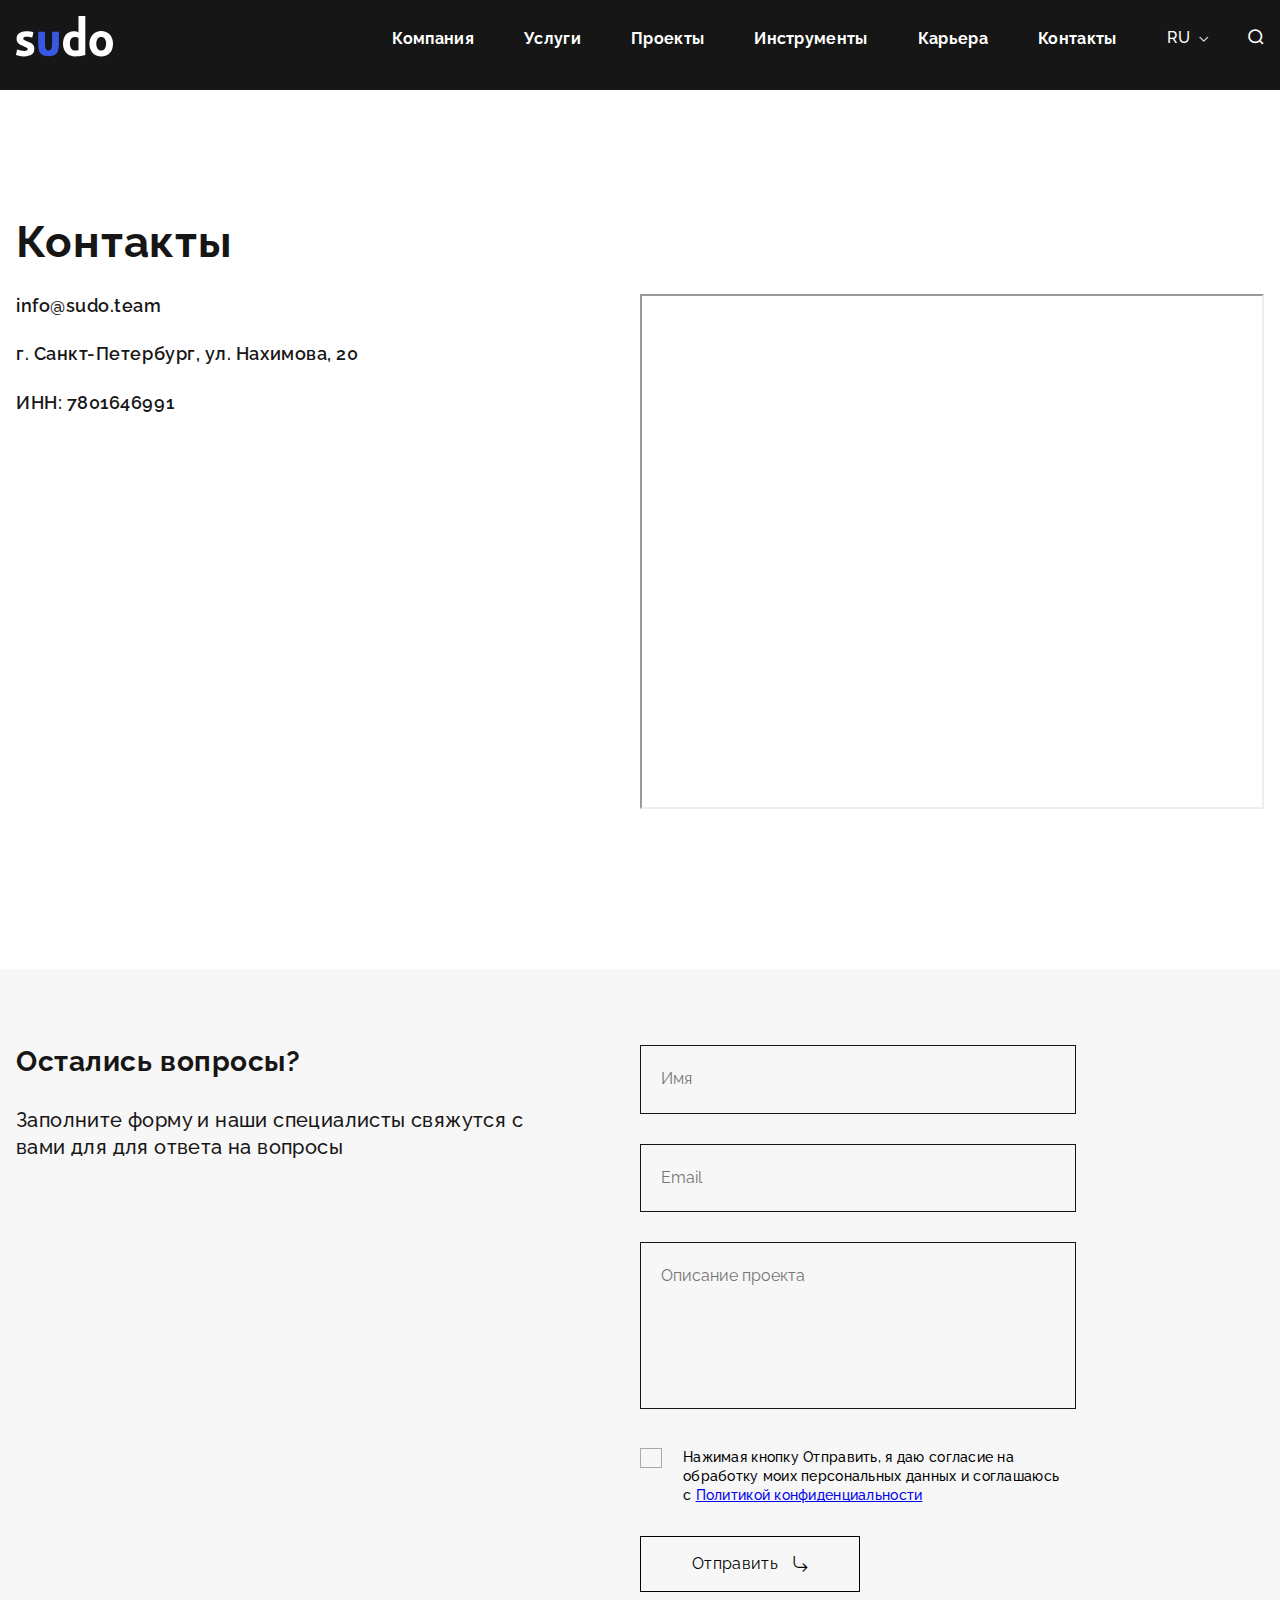
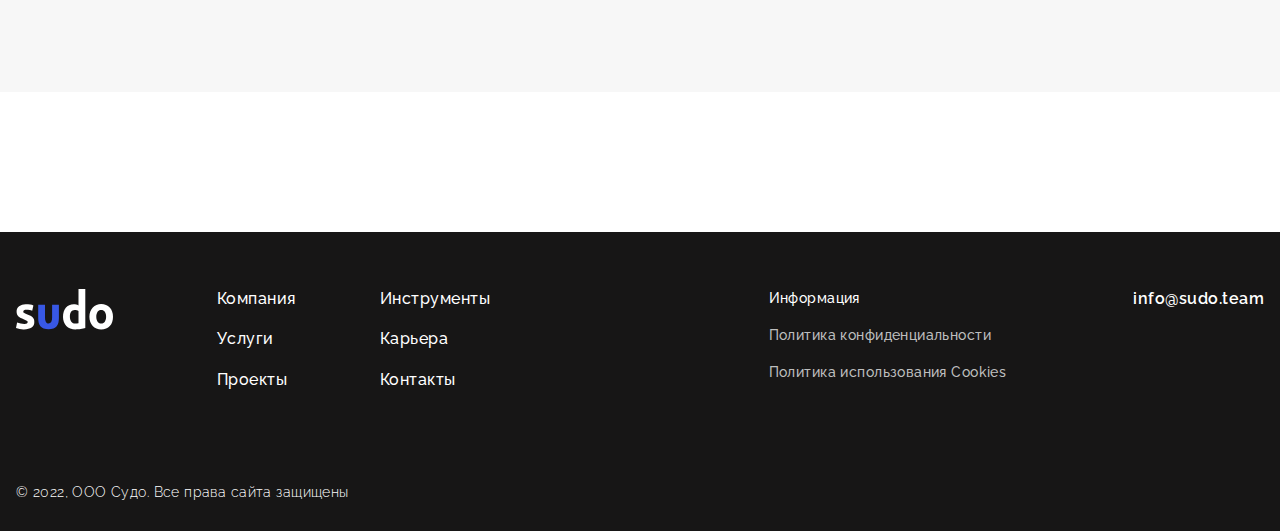
<file: contacts.html>
<!DOCTYPE html>
<html lang="ru">
<head>
    <meta charset="UTF-8">
    <meta http-equiv="X-UA-Compatible" content="IE=edge">
    <meta name="viewport" content="width=device-width, initial-scale=1.0">
    <title>Контакты</title>
    <link rel="preconnect" href="https://fonts.googleapis.com">
    <link rel="preconnect" href="https://fonts.gstatic.com" crossorigin>
    <link href="https://fonts.googleapis.com/css2?family=Raleway:wght@300;400;500;600;700&display=swap" rel="stylesheet">
    <link rel="stylesheet" href="css/um-icon-style.css">
     <link rel="stylesheet" href="main.css">
</head>
<body>
    
    <header class="header">
        <div class="header__wrap">

            <button class="menu-btn header__menu-btn">
                <span></span>
                <span></span>
            </button>


            <a class="logo header__logo" href="index.html">
                <img src="images/svg/logo.svg" alt="лого">
            </a>

            <nav class="menu header__menu">
                <ul class="menu__list">
                    <li class="menu__item">
                        <a class="menu__link menu__link-list" href="#">Компания<i class="icon-arrow-bootom"></i></a>
                        <ul class="menu__list-2">
                            <li>
                                <a class="menu__link" href="about.html">О Нас</a>
                            </li>
                            <li>
                                <a class="menu__link" href="publications.html">Публикации</a>
                            </li>
                            <li>
                                <a class="menu__link" href="reviews.html">Отзывы</a>
                            </li>
                        </ul>
                    </li>
                    <li class="menu__item"><a class="menu__link" href="services.html">Услуги</a></li>
                    <li class="menu__item"><a class="menu__link" href="projects.html">Проекты</a></li>
                    <li class="menu__item"><a class="menu__link" href="calulations.html">Инструменты</a></li>
                    <li class="menu__item"><a class="menu__link" href="career.html">Карьера</a></li>
                    <li class="menu__item"><a class="menu__link" href="contacts.html">Контакты</a></li>
                </ul>
                <ul class="menu__contact">
                     
                    <li><a href="mailto:info@sudo.team">info@sudo.team</a></li>
                </ul>
            </nav>
            
            <button class="header__search-btn search-btn">
                <i class="icon-search"></i>
            </button>

            <div class="header__lang lang">
                <button class="lang__btn">RU<i class="icon-arrow-bootom"></i></button>
                <ul class="lang__list">
                    <li><button disabled>EN</button></li>
                </ul>
            </div>

            <div class="header__search search">
                <button class="search__close">
                    <i class="icon-close"></i>
                </button>
                <p class="search__text">Поиск...</p>
                <label class="search__label">
                    <input class="search__input" type="text" placeholder="Введите названия">
                    <button class="search__btn">
                        <i class="icon-enter"></i>
                    </button>
                </label>
            </div>
        </div>
    </header>




    <main class="pt-50">

        <section class="container mb-140 ">
            <h2 class="title-h2 mb-25 mt-dest-110">Контакты</h2>
            <div class="block">
                <div>
                    <ul class="contacts__adress">
                        <li><a href="mailto:info@sudo.team">info@sudo.team</a></li>
                        <li>г. Санкт-Петербург, ул. Нахимова, 20</li>
                        <li>ИНН: 7801646991</li>
                    </ul>
                </div>
                <div>
                    <iframe class="contacts__map" src="https://yandex.ru/map-widget/v1/-/CCUViVvT0C"  frameborder="1" allowfullscreen="true" style="position:relative;"></iframe>
                </div>
            </div>
        </section>

        <section class="contacts__block-form mb-140">
            <div class="container block">
                <div class="mb-63">
                    <h3 class="title-h3 mb-28">Остались вопросы?</h3>
                    <p class="contacts__text">Заполните форму и наши специалисты свяжутся с вами для для ответа на вопросы</p>
                </div>
                <div>
                    <form class="form" action="#">
                        <input class="form__input" type="text" placeholder="Имя">
                        <input class="form__input" type="text" placeholder="Email">
                        <textarea class="form__textarea" placeholder="Описание проекта"></textarea>
                        <label class="form__checkbox">
                            <input class="form__input--none" type="checkbox">
                            <span class="form__checkbox-elem"></span>
                            <span class="form__checkbox-text">
                                Нажимая кнопку Отправить, я даю согласие на обработку моих персональных данных и соглашаюсь с <a href="#">Политикой конфиденциальности</a> 
                            </span>
                        </label>
                        <button type="button" class="form__btn btn">
                            <span>Отправить</span>
                            <i class="icon-enter"></i>
                        </button>
                    </form>
                </div>
            </div>
        </section>

    </main>


    <footer class="footer">
        <div class="footer__wrap">
            <div class="footer__block">
                <a class="logo footer__logo" href="#">
                    <img src="images/svg/logo.svg" alt="лого">
                </a>
    
                <ul class="footer__nav">
                    <li><a href="about.html">Компания</a></li>
                    <li><a href="services.html">Услуги</a></li>
                    <li><a href="projects.html">Проекты</a></li>
                </ul>
    
                <ul class="footer__nav">
                    <li><a href="calulations.html">Инструменты</a></li>
                    <li><a href="career.html#">Карьера</a></li>
                    <li><a href="contacts.html">Контакты</a></li>
                </ul>
    
                <ul class="footer__info">
                    <li>Информация</li>
                    <li><a href="agreement.html">Политика конфиденциальности</a></li>
                    <li><a href="#">Политика использования Cookies</a></li>
                </ul>
    
                <ul class="footer__contact">
                    <li><a href="mailto:info@sudo.team">info@sudo.team</a></li>
                </ul>
            </div>
            <p class="footer__copyright">© 2022, ООО Судо. Все права сайта защищены</p>
        </div>

    </footer>

    </footer>
    <script src="js/app.js"></script>
</body>
</html>
</file>
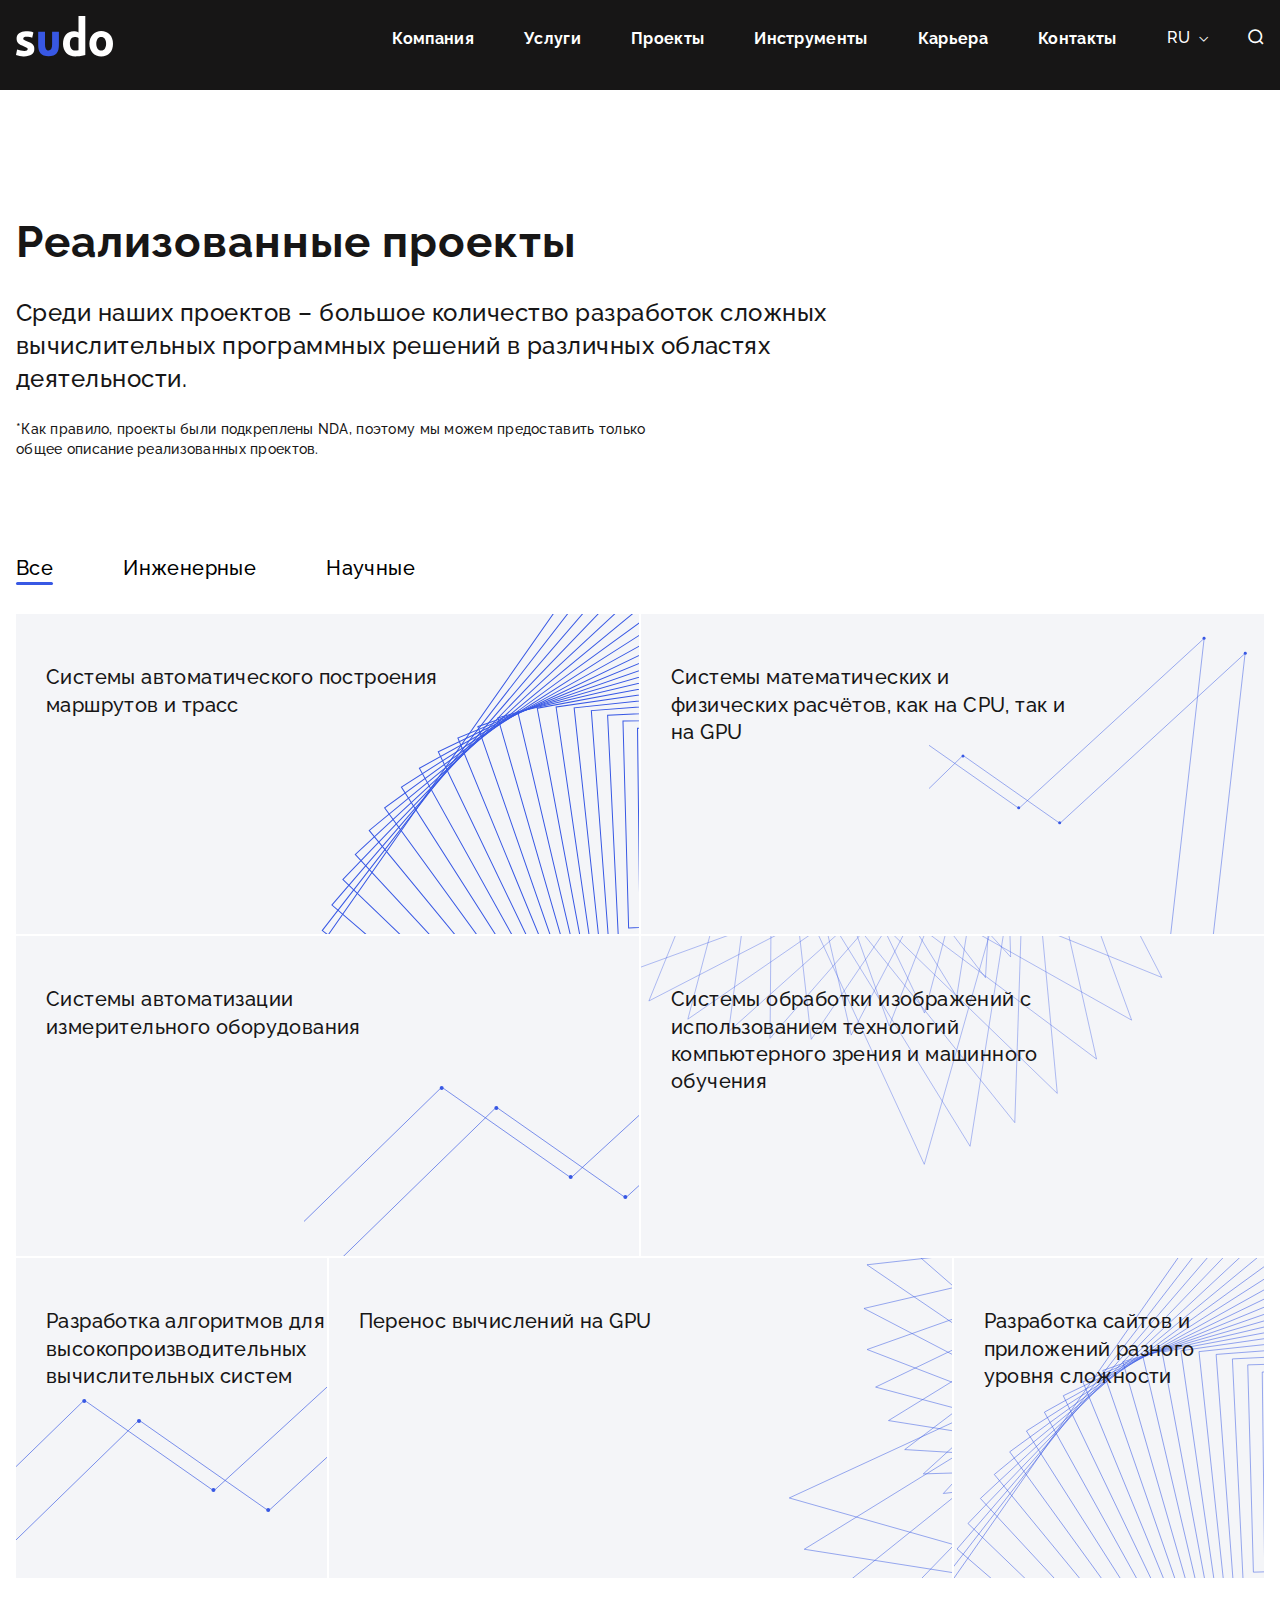
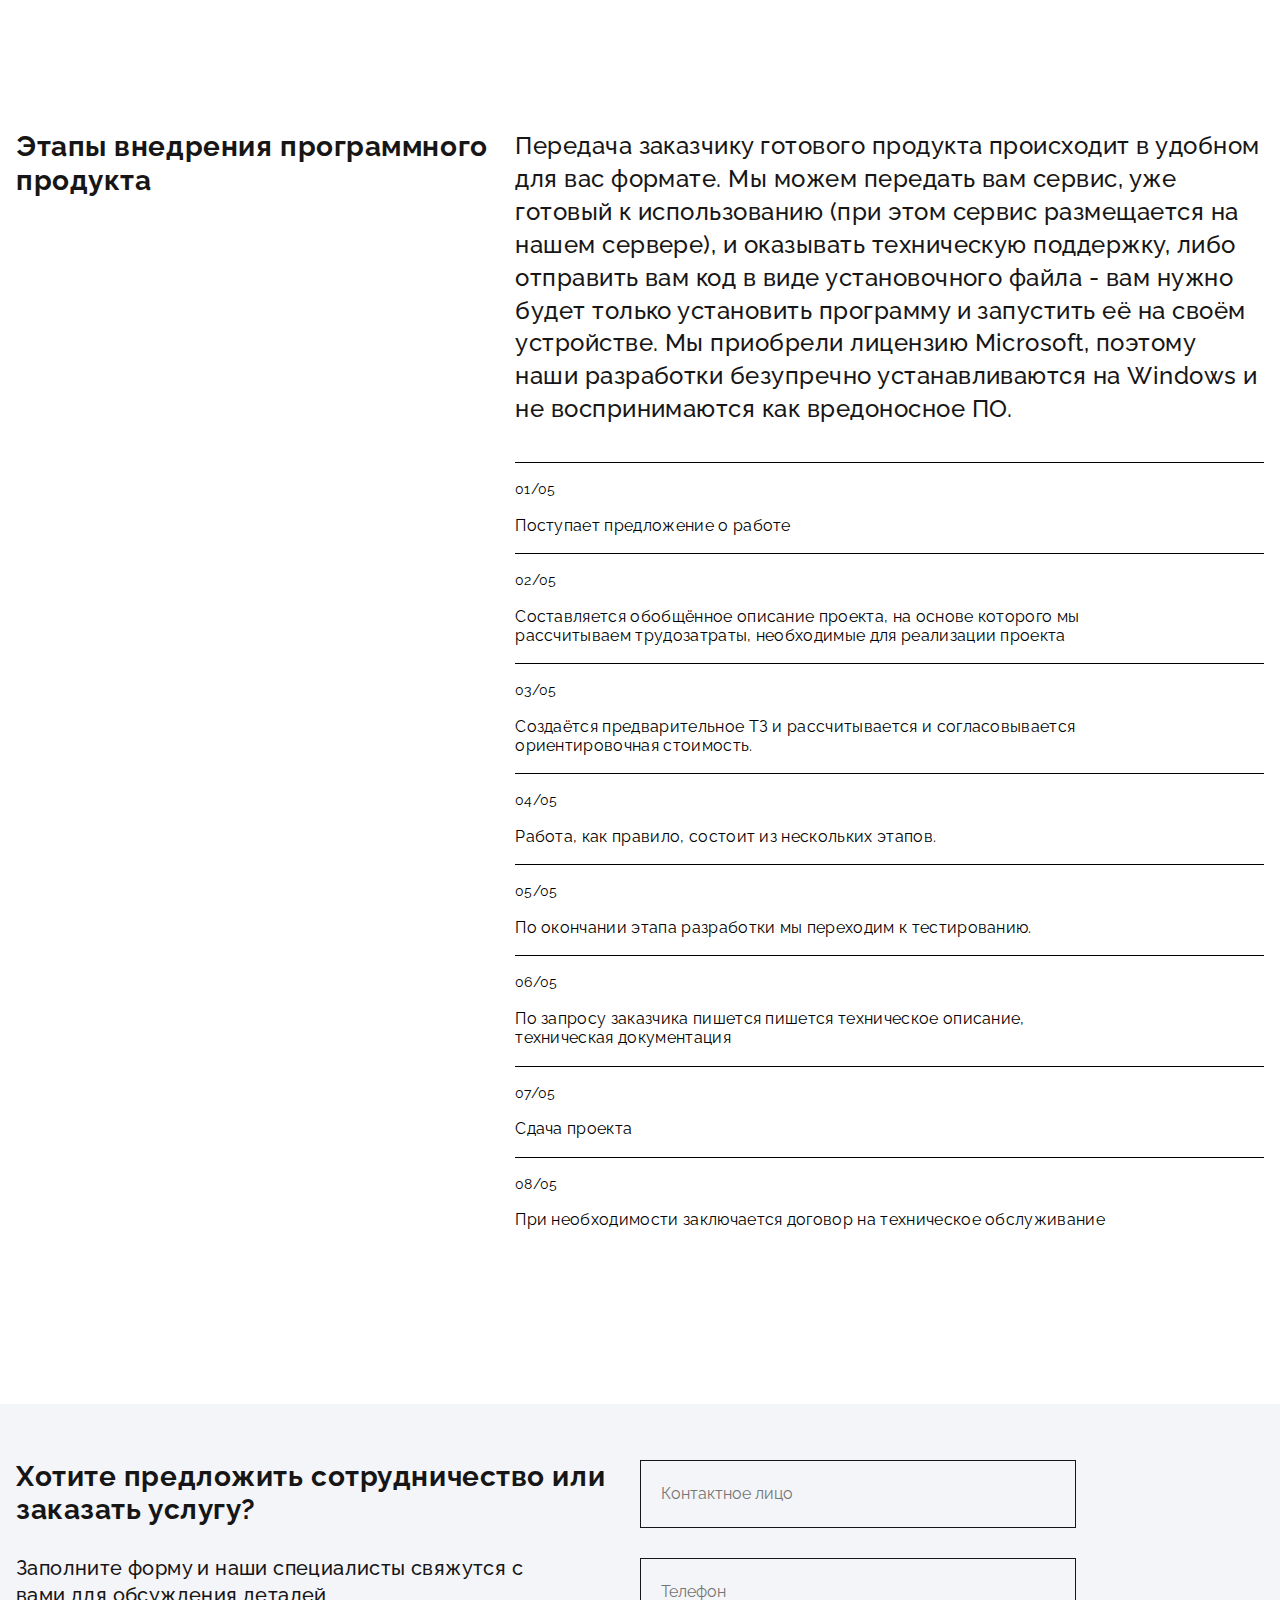
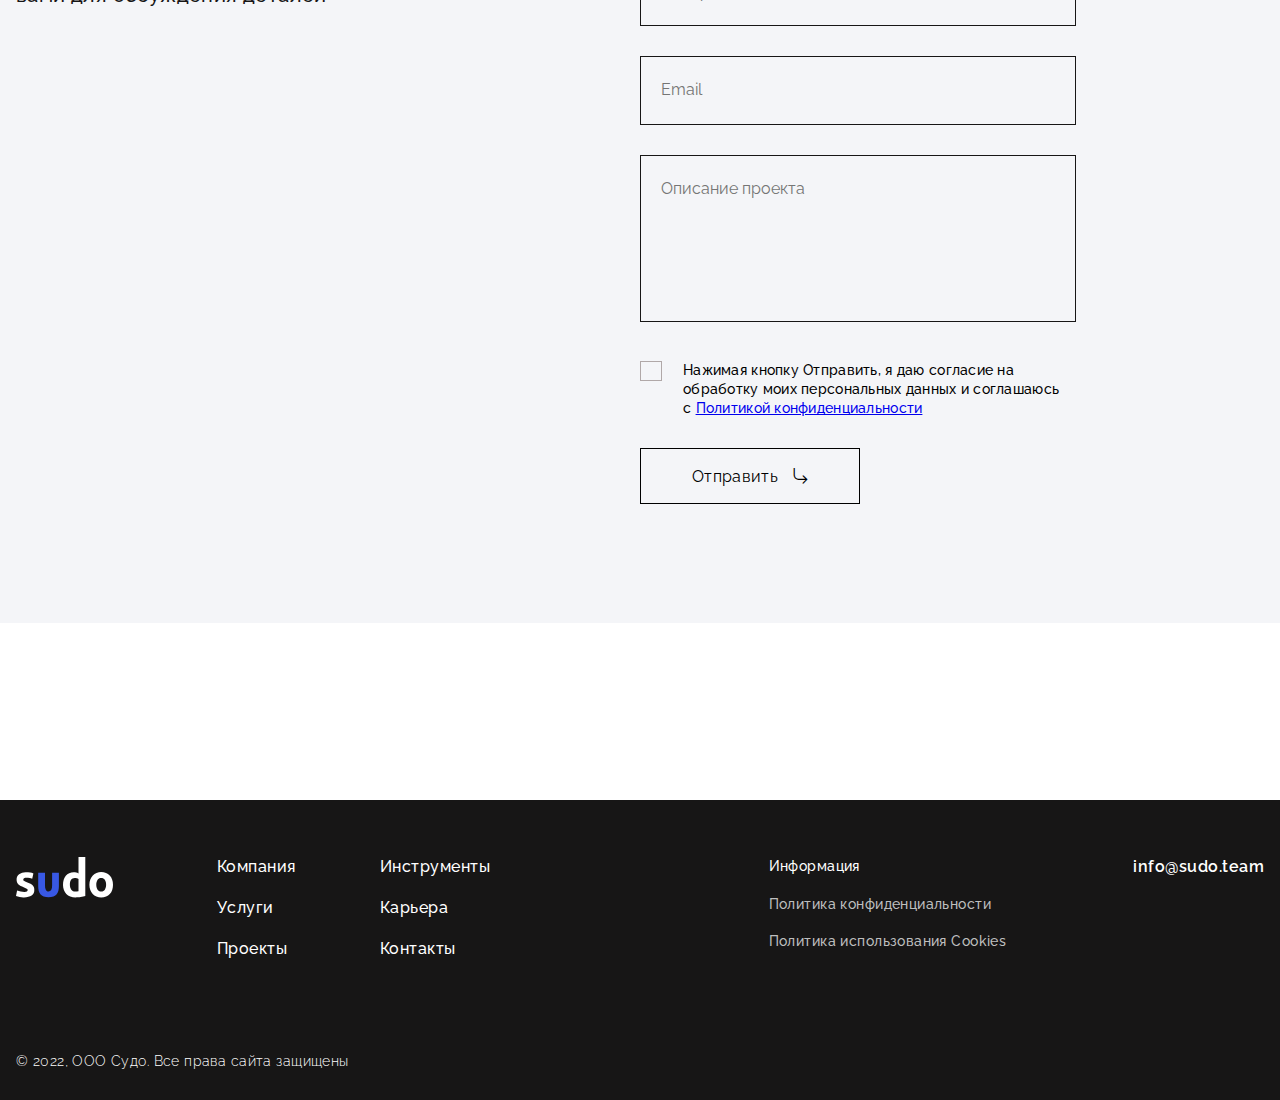
<file: projects.html>
<!DOCTYPE html>
<html lang="ru">
<head>
    <meta charset="UTF-8">
    <meta http-equiv="X-UA-Compatible" content="IE=edge">
    <meta name="viewport" content="width=device-width, initial-scale=1.0">
    <title>Реализованные проекты</title>
    <link rel="preconnect" href="https://fonts.googleapis.com">
    <link rel="preconnect" href="https://fonts.gstatic.com" crossorigin>
    <link href="https://fonts.googleapis.com/css2?family=Raleway:wght@300;400;500;600;700&display=swap" rel="stylesheet">
    <link rel="stylesheet" href="css/um-icon-style.css">
     <link rel="stylesheet" href="main.css">
</head>
<body>

    <header class="header">
        <div class="header__wrap">

            <button class="menu-btn header__menu-btn">
                <span></span>
                <span></span>
            </button>


            <a class="logo header__logo" href="index.html">
                <img src="images/svg/logo.svg" alt="лого">
            </a>

            <nav class="menu header__menu">
                <ul class="menu__list">
                    <li class="menu__item">
                        <a class="menu__link menu__link-list" href="#">Компания<i class="icon-arrow-bootom"></i></a>
                        <ul class="menu__list-2">
                            <li>
                                <a class="menu__link" href="about.html">О Нас</a>
                            </li>
                            <li>
                                <a class="menu__link" href="publications.html">Публикации</a>
                            </li>
                            <li>
                                <a class="menu__link" href="reviews.html">Отзывы</a>
                            </li>
                        </ul>
                    </li>
                    <li class="menu__item"><a class="menu__link" href="services.html">Услуги</a></li>
                    <li class="menu__item"><a class="menu__link" href="projects.html">Проекты</a></li>
                    <li class="menu__item"><a class="menu__link" href="calulations.html">Инструменты</a></li>
                    <li class="menu__item"><a class="menu__link" href="career.html">Карьера</a></li>
                    <li class="menu__item"><a class="menu__link" href="contacts.html">Контакты</a></li>
                </ul>
                <ul class="menu__contact">
                     
                    <li><a href="mailto:info@sudo.team">info@sudo.team</a></li>
                </ul>
            </nav>
            
            <button class="header__search-btn search-btn">
                <i class="icon-search"></i>
            </button>

            <div class="header__lang lang">
                <button class="lang__btn">RU<i class="icon-arrow-bootom"></i></button>
                <ul class="lang__list">
                    <li><button disabled>EN</button></li>
                </ul>
            </div>

            <div class="header__search search">
                <button class="search__close">
                    <i class="icon-close"></i>
                </button>
                <p class="search__text">Поиск...</p>
                <label class="search__label">
                    <input class="search__input" type="text" placeholder="Введите названия">
                    <button class="search__btn">
                        <i class="icon-enter"></i>
                    </button>
                </label>
            </div>
        </div>
    </header>

    <main class="projects pt-50">

        <section class="projects__block-1">
            <div class="container">
                <h2 class="projects__block-1--title mt-dest-110">Реализованные проекты</h2>
                <p class="projects__block-1--text-1">Среди наших проектов – большое количество разработок сложных вычислительных программных решений в различных областях деятельности.</p>
                <p class="projects__block-1--text-2">*Как правило, проекты были подкреплены NDA, поэтому мы можем предоставить только общее описание реализованных проектов.</p>
            </div>
        </section>

        <section class="projects__block-2">
            <div class="container">
                <ul class="projects__sort">
                    <li class="projects__sort-item"><button class="projects__sort-btn projects__sort-btn--active" id="btn-one" type="button">Все</button></li>
                    <li class="projects__sort-item"><button class="projects__sort-btn" type="button" id="btn-two">Инженерные</button></li>
                    <li class="projects__sort-item"><button class="projects__sort-btn" type="button" id="btn-three">Научные</button></li>
                </ul>
            </div>
            <div class="projects__container container">
                <div class="projects-card block-1 projects-card--eng">
                    <h3 class="projects-card__title">Системы автоматического построения маршрутов и трасс</h3>
                    <div class="projects-card__info">
                        <p>Создание любого продукта начинается с идеи. Наша опытная команда поможет Вам на каждом этапе создания продукта. Основываясь на Ваших пожеланиях, мы поможем сформулировать идею, предложим интересные решения, вместе сформируем техническое задание и предоставим Вам готовый проект</p>
                    </div>
                </div>
                <div class="projects-card block-2 projects-card--sci">
                    <h3 class="projects-card__title">Системы математических и физических расчётов, как на CPU, так и на GPU</h3>
                    <div class="projects-card__info">
                        <p>Разработка программных решений для нужд учёных. Онлайн сервисы анализа и обработки данных магнитных свойств ферримагнитных материалов. Онлайн и оффлайн сервисы расчёта сложных математических алгоритмов. Поддержка различных форматов данных, расширенный набор пред-процессинговых и аналитических функций, высокая скорость обработки данных.</p>
                    </div>
                </div>
                <div class="projects-card block-3 projects-card--eng projects-card--sci">
                    <h3 class="projects-card__title">Системы автоматизации измерительного оборудования</h3>
                    <div class="projects-card__info">
                        <p>Разработка ПО для управления и контроля высокоточным измерительным оборудованием. Разработка интерфейсов коммуникации, создание протоколов передачи данных и обработки сигналов с высокими требованиями к надёжности и стабильности системы.</p>
                    </div>
                </div>
                <div class="projects-card block-4 projects-card--sci">
                    <h3 class="projects-card__title">Системы обработки изображений с использованием технологий компьютерного зрения и машинного обучения</h3>
                    <div class="projects-card__info">
                        <p>Разработка систем обработки и анализа изображений со сканирующих электронных микроскопов (SEM). Высокая точность и скорость обработки с использованием технологий компьютерного зрения и машинного обучения. Широкий набор функций предварительной обработки данных, система верификации данных, инструменты для анализа результатов, формирование детальных отчётов.</p>
                    </div>
                </div>
                <div class="projects-card block-5 projects-card--eng projects-card--sci">
                    <h3 class="projects-card__title">Разработка алгоритмов для высокопроизводительных вычислительных систем</h3>
                    <div class="projects-card__info">
                        <p>Создание серверных и кластерных решений для распределённых вычислений. Решение задач, требующих расчёта большого количества данных в короткий промежуток времени</p>
                    </div>
                </div>
                <div class="projects-card block-6 projects-card--eng projects-card--sci">
                    <h3 class="projects-card__title">Перенос вычислений на GPU</h3>
                    <div class="projects-card__info">
                        <p>Разработка и оптимизация алгоритмов для решения задач любой степени сложности. Ускорение процессов вычислений путём переноса расчётов на GPU до 400 раз.</p>
                    </div>
                </div>
                <div class="projects-card block-7 projects-card--eng">
                    <h3 class="projects-card__title">Разработка сайтов и приложений разного уровня сложности</h3>
                    <div class="projects-card__info">
                        <p>Создание и размещение сайтов и приложений для основных мобильных платформ различной степени сложности с использованием передовых решений, от интернет магазинов до 3D игр.</p>
                    </div>
                </div>
            </div>
        </section>

        <section class="projects__block-3">
            <div class="projects__block-3--block container">
                <div class="projects__block-3--block-1">
                    <h3>Этапы внедрения программного продукта</h3>
                </div>
                <div class="projects__block-3--block-2">
                    <p class="projects__block-3--text">
                        Передача заказчику готового продукта происходит в удобном для вас формате. Мы можем передать вам сервис, уже готовый к использованию (при этом сервис размещается на нашем сервере), и оказывать техническую поддержку, либо отправить вам код в виде установочного файла - вам нужно будет только установить программу и запустить её на своём устройстве. Мы приобрели лицензию Microsoft, поэтому наши разработки безупречно устанавливаются на Windows и не воспринимаются как вредоносное ПО.
                    </p>
                    <ul class="projects__block-3--list">
                        <li class="projects__block-3--item">
                            <div>01/05</div>
                            <p>Поступает предложение о работе</p>
                        </li>
                        <li class="projects__block-3--item">
                            <div>02/05</div>
                            <p>Составляется обобщённое описание проекта, на основе которого мы рассчитываем трудозатраты, необходимые для реализации проекта
                            </p>
                        </li>
                        <li class="projects__block-3--item">
                            <div>03/05</div>
                            <p>Создаётся предварительное ТЗ и рассчитывается и согласовывается ориентировочная стоимость.</p>
                        </li>
                        <li class="projects__block-3--item">
                            <div>04/05</div>
                            <p>Работа, как правило, состоит из нескольких этапов.</p>
                        </li>
                        <li class="projects__block-3--item">
                            <div>05/05</div>
                            <p>По окончании этапа разработки мы переходим к тестированию.</p>
                        </li>
                        <li class="projects__block-3--item">
                            <div>06/05</div>
                            <p>По запросу заказчика пишется пишется техническое описание, техническая документация</p>
                        </li>
                        <li class="projects__block-3--item">
                            <div>07/05</div>
                            <p>Сдача проекта</p>
                        </li>
                        <li class="projects__block-3--item">
                            <div>08/05</div>
                            <p>При необходимости заключается договор на техническое обслуживание</p>
                        </li>
                    </ul>
                </div>
            </div>
        </section>

        <section class="projects__block-4">
            <div class="container block">
                <div class="mb-63">
                    <h3 class="title-h3 mb-28">Хотите предложить сотрудничество или заказать услугу?</h3>
                    <p class="contacts__text">Заполните форму и наши специалисты свяжутся с вами для обсуждения деталей</p>
                </div>
                <div>
                    <form class="form" action="#">
                        <input class="form__input" type="text" placeholder="Контактное лицо">
                        <input class="form__input" type="text" placeholder="Телефон">
                        <input class="form__input" type="text" placeholder="Email">
                        <textarea class="form__textarea" placeholder="Описание проекта"></textarea>
                        <label class="form__checkbox">
                            <input class="form__input--none" type="checkbox">
                            <span class="form__checkbox-elem"></span>
                            <span class="form__checkbox-text">
                                Нажимая кнопку Отправить, я даю согласие на обработку моих персональных данных и соглашаюсь с <a href="#">Политикой конфиденциальности</a> 
                            </span>
                        </label>
                        <button type="button" class="form__btn btn">
                            <span>Отправить</span>
                            <i class="icon-enter"></i>
                        </button>
                    </form>
                </div>
            </div>
        </section>
    </main>


    <footer class="footer">
        <div class="footer__wrap">
            <div class="footer__block">
                <a class="logo footer__logo" href="#">
                    <img src="images/svg/logo.svg" alt="лого">
                </a>
    
                <ul class="footer__nav">
                    <li><a href="about.html">Компания</a></li>
                    <li><a href="services.html">Услуги</a></li>
                    <li><a href="projects.html">Проекты</a></li>
                </ul>
    
                <ul class="footer__nav">
                    <li><a href="calulations.html">Инструменты</a></li>
                    <li><a href="career.html#">Карьера</a></li>
                    <li><a href="contacts.html">Контакты</a></li>
                </ul>
    
                <ul class="footer__info">
                    <li>Информация</li>
                    <li><a href="agreement.html">Политика конфиденциальности</a></li>
                    <li><a href="#">Политика использования Cookies</a></li>
                </ul>
    
                <ul class="footer__contact">
                    <li><a href="mailto:info@sudo.team">info@sudo.team</a></li>
                </ul>
            </div>
            <p class="footer__copyright">© 2022, ООО Судо. Все права сайта защищены</p>
        </div>

    </footer>

    <script src="js/app.js"></script>
    <script>


    const ProjectsSortBtn = document.querySelectorAll('.projects__sort-btn')
    const projectsCard = document.querySelectorAll('.projects-card')
    const projectsCardEng = document.querySelectorAll('.projects-card--eng')
    const projectsCardSci = document.querySelectorAll('.projects-card--sci')
    const projectsContainer = document.querySelector('.projects__container')
    const btnOne = document.querySelector('#btn-one')
    const btnTwo = document.querySelector('#btn-two')
    const btnThree = document.querySelector('#btn-three')

  

    btnOne.addEventListener('click', () => {
        ProjectsSortBtn.forEach(el => el.classList.remove('projects__sort-btn--active'))
        btnOne.classList.add('projects__sort-btn--active')
        projectsCard.forEach(el => el.style.display="block")
        projectsContainer.classList.add('projects__container')
        projectsContainer.classList.remove('projects__container--test')
    })

    btnTwo.addEventListener('click', () => {
        ProjectsSortBtn.forEach(el => el.classList.remove('projects__sort-btn--active'))
        btnTwo.classList.add('projects__sort-btn--active')
        projectsCard.forEach(el => el.style.display="none")
        projectsCardEng.forEach(el => el.style.display="block")
        projectsContainer.classList.remove('projects__container')
        projectsContainer.classList.add('projects__container--test')
        
    })  

    btnThree.addEventListener('click', () => {
        ProjectsSortBtn.forEach(el => el.classList.remove('projects__sort-btn--active'))
        btnThree.classList.add('projects__sort-btn--active')
        projectsCard.forEach(el => el.style.display="none")
        projectsCardSci.forEach(el => el.style.display="block")
        projectsContainer.classList.remove('projects__container')
        projectsContainer.classList.add('projects__container--test')
    })
    </script>
</body>
</html>
</file>
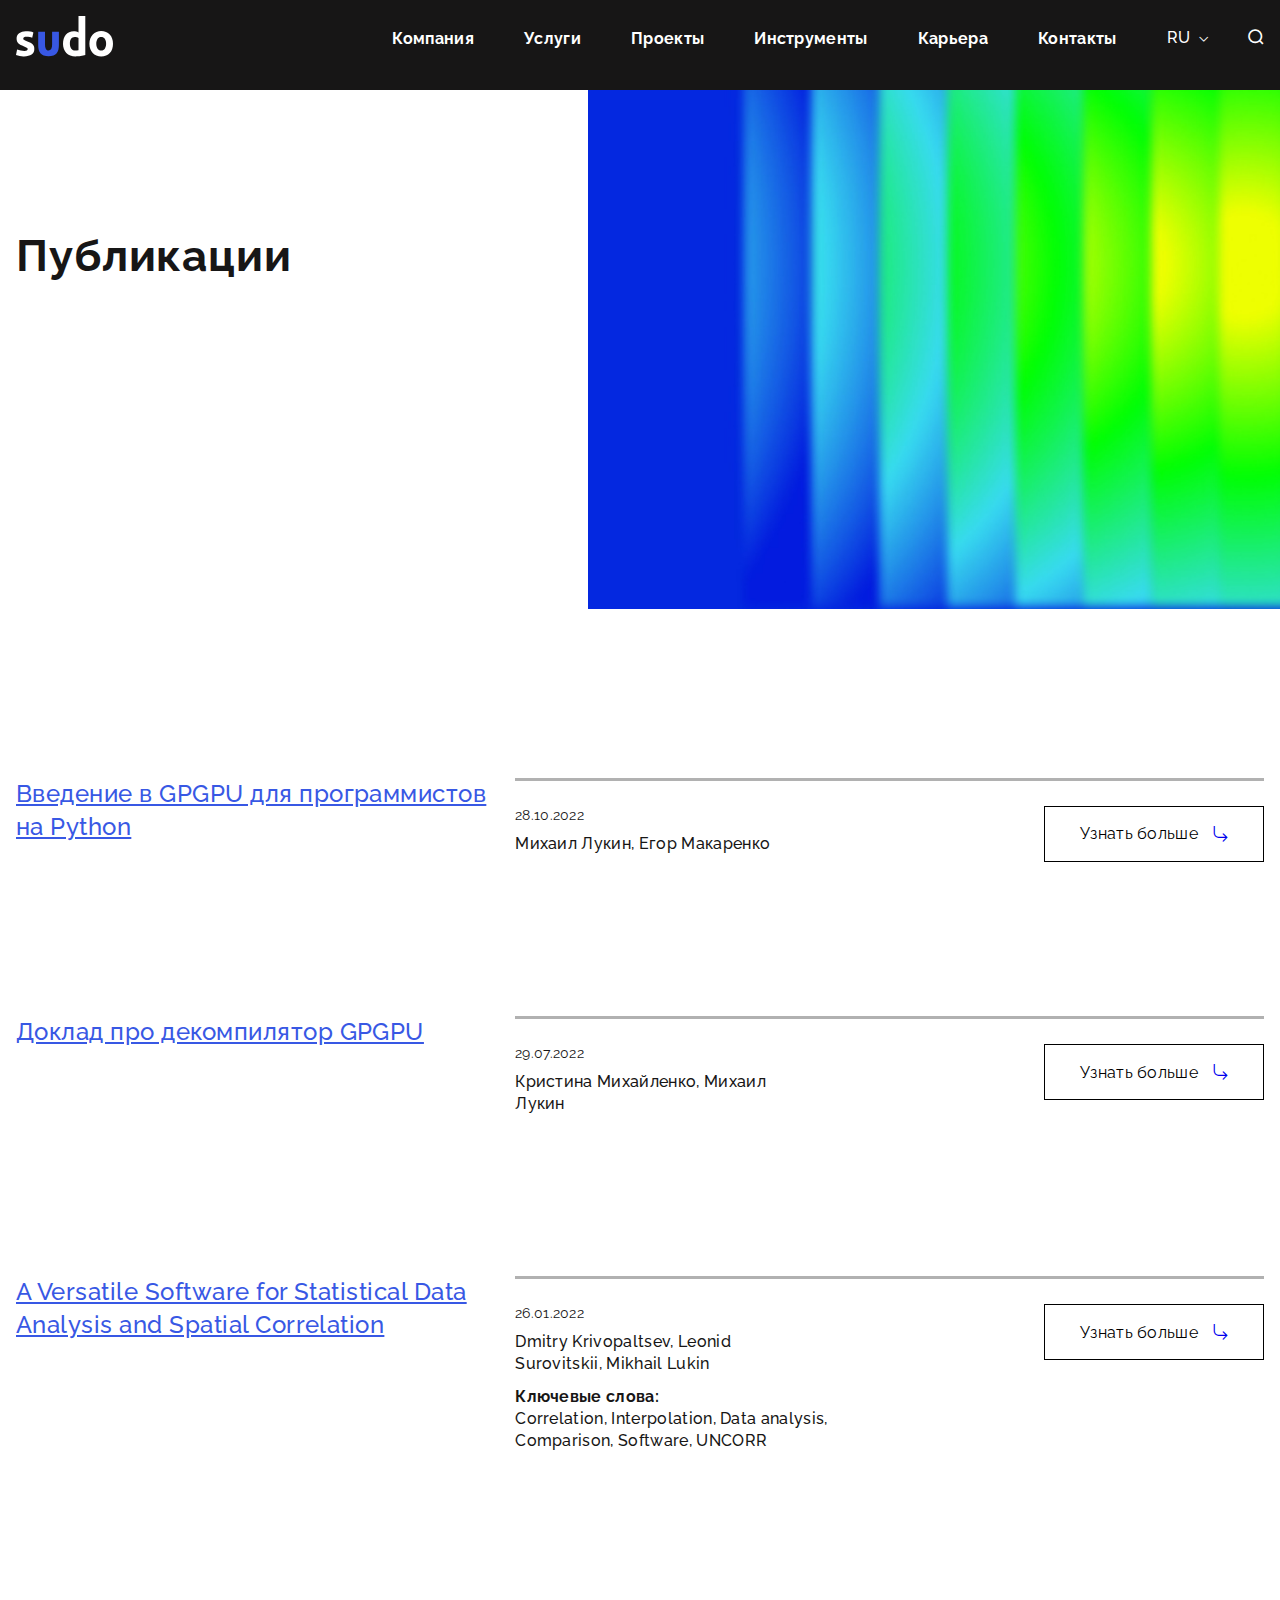
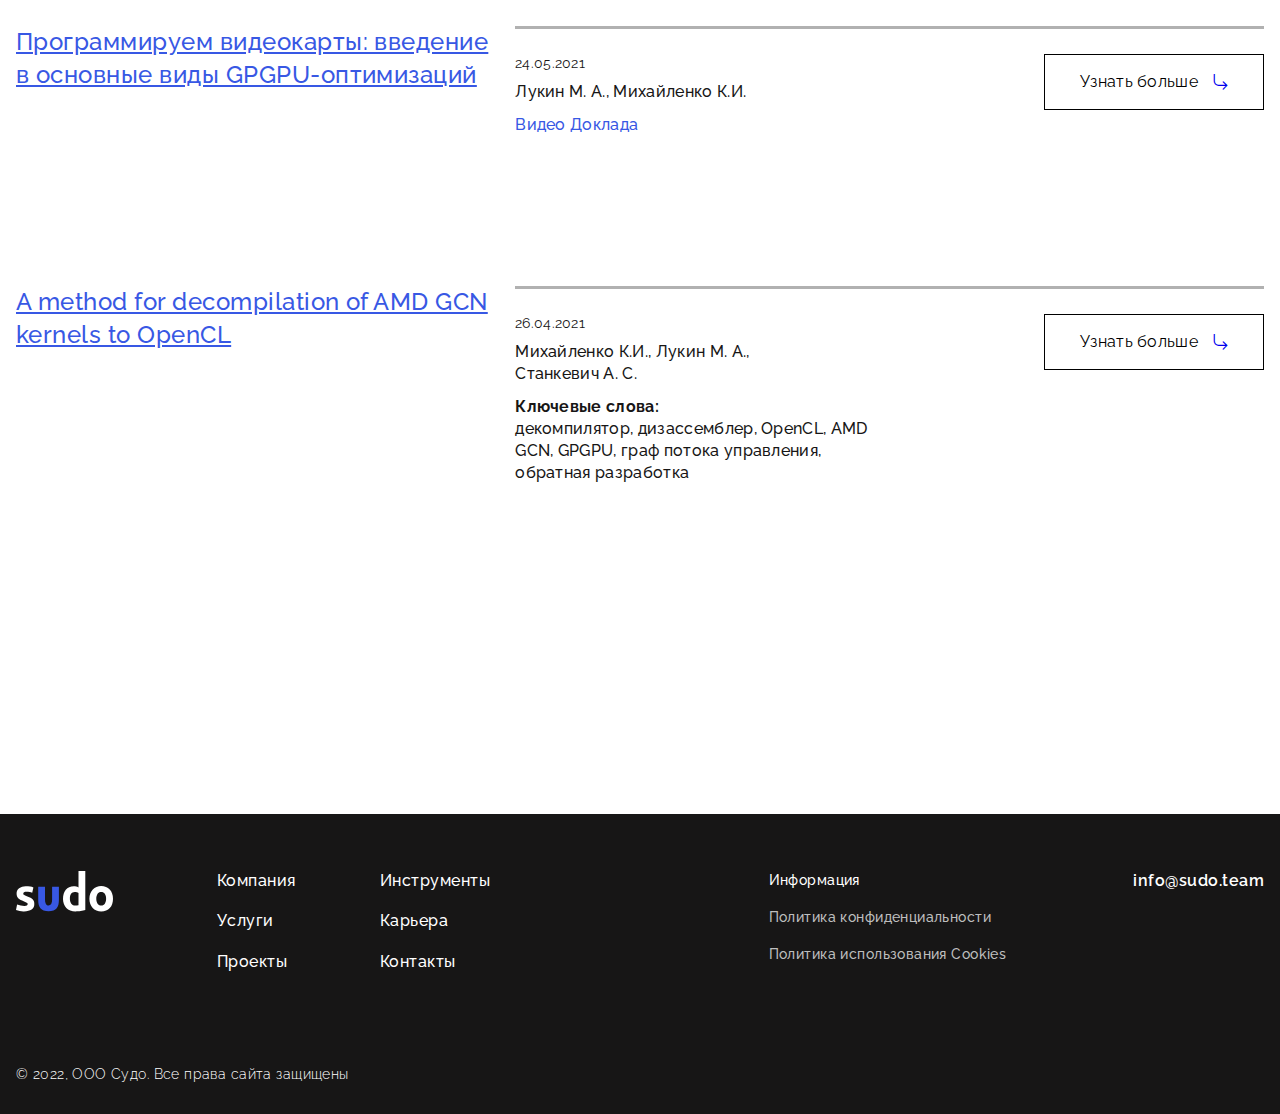
<file: publications.html>
<!DOCTYPE html>
<html lang="ru">
<head>
    <meta charset="UTF-8">
    <meta http-equiv="X-UA-Compatible" content="IE=edge">
    <meta name="viewport" content="width=device-width, initial-scale=1.0">
    <title>Публикации</title>
    <link rel="preconnect" href="https://fonts.googleapis.com">
    <link rel="preconnect" href="https://fonts.gstatic.com" crossorigin>
    <link href="https://fonts.googleapis.com/css2?family=Raleway:wght@300;400;500;600;700&display=swap" rel="stylesheet">
    <link rel="stylesheet" href="css/um-icon-style.css">
     <link rel="stylesheet" href="main.css">
</head>
<body>
    <header class="header">
        <div class="header__wrap">

            <button class="menu-btn header__menu-btn">
                <span></span>
                <span></span>
            </button>


            <a class="logo header__logo" href="index.html">
                <img src="images/svg/logo.svg" alt="лого">
            </a>

            <nav class="menu header__menu">
                <ul class="menu__list">
                    <li class="menu__item">
                        <a class="menu__link menu__link-list" href="#">Компания<i class="icon-arrow-bootom"></i></a>
                        <ul class="menu__list-2">
                            <li>
                                <a class="menu__link" href="about.html">О Нас</a>
                            </li>
                            <li>
                                <a class="menu__link" href="publications.html">Публикации</a>
                            </li>
                            <li>
                                <a class="menu__link" href="reviews.html">Отзывы</a>
                            </li>
                        </ul>
                    </li>
                    <li class="menu__item"><a class="menu__link" href="services.html">Услуги</a></li>
                    <li class="menu__item"><a class="menu__link" href="projects.html">Проекты</a></li>
                    <li class="menu__item"><a class="menu__link" href="calulations.html">Инструменты</a></li>
                    <li class="menu__item"><a class="menu__link" href="career.html">Карьера</a></li>
                    <li class="menu__item"><a class="menu__link" href="contacts.html">Контакты</a></li>
                </ul>
                <ul class="menu__contact">
                     
                    <li><a href="mailto:info@sudo.team">info@sudo.team</a></li>
                </ul>
            </nav>
            
            <button class="header__search-btn search-btn">
                <i class="icon-search"></i>
            </button>

            <div class="header__lang lang">
                <button class="lang__btn">RU<i class="icon-arrow-bootom"></i></button>
                <ul class="lang__list">
                    <li><button disabled>EN</button></li>
                </ul>
            </div>

            <div class="header__search search">
                <button class="search__close">
                    <i class="icon-close"></i>
                </button>
                <p class="search__text">Поиск...</p>
                <label class="search__label">
                    <input class="search__input" type="text" placeholder="Введите названия">
                    <button class="search__btn">
                        <i class="icon-enter"></i>
                    </button>
                </label>
            </div>
        </div>
    </header>

    <main class="pt-50">
        <section class="publications">
            <div class="container">
                <div class="block-3-7 career__block ">
                    <div class="h-337 title-default-m">
                        <h2 class="title-h2 mb-28">Публикации</h2>
                    </div>
                </div>
            </div>
        </section>

        <section class="container mb-140">

            <div class="publications__block">
                <div class="publications__block-1">
                    <a target="_blank" href="https://piterpy.com/schedule/video/?v=MTAwMTM3wooyMDAwMDU5McKKMA" class="publications__link">Введение в GPGPU для программистов на Python</a>
                </div>
                <div class="publications__block-2">
                    <div>
                        <div class="publications__data">28.10.2022</div>
                        <div class="publications__name">Михаил Лукин, Егор Макаренко</div>
                        <!-- <div class="publications__key">Ключевые слова:</div>
                        <p class="publications__list">декомпилятор, дизассемблер, OpenCL, AMD GCN, GPGPU, граф потока управления, обратная разработка</p> -->
                    </div>
                    <a target="_blank" href="https://piterpy.com/schedule/video/?v=MTAwMTM3wooyMDAwMDU5McKKMA" class="btn">
                        <span>Узнать больше</span>
                        <i class="icon-enter"></i>
                    </a>
                </div>
            </div>

            <div class="publications__block">
                <div class="publications__block-1">
                    <a target="_blank" href="https://www.youtube.com/watch?v=SZx930kAKCg&ab_channel=C%2B%2BUserGroup" class="publications__link">Доклад про декомпилятор GPGPU</a>
                </div>
                <div class="publications__block-2">
                    <div>
                        <div class="publications__data">29.07.2022</div>
                        <div class="publications__name">Кристина Михайленко, Михаил Лукин</div>
                    </div>
                    <a target="_blank" href="https://www.youtube.com/watch?v=SZx930kAKCg&ab_channel=C%2B%2BUserGroup" class="btn">
                        <span>Узнать больше</span>
                        <i class="icon-enter"></i>
                    </a>
                </div>
            </div>

            <div class="publications__block">
                <div class="publications__block-1">
                    <a target="_blank" href="https://link.springer.com/chapter/10.1007/978-3-030-91467-7_8" class="publications__link">A Versatile Software for Statistical Data Analysis and Spatial Correlation</a>
                </div>
                <div class="publications__block-2">
                    <div>
                        <div class="publications__data">26.01.2022</div>
                        <div class="publications__name">Dmitry Krivopaltsev, Leonid Surovitskii, Mikhail Lukin</div>
                        <div class="publications__key">Ключевые слова:</div>
                        <p class="publications__list">Correlation, Interpolation, Data analysis, Comparison, Software, UNCORR</p>
                    </div>
                    <a target="_blank" href="https://link.springer.com/chapter/10.1007/978-3-030-91467-7_8" class="btn">
                        <span>Узнать больше</span>
                        <i class="icon-enter"></i>
                    </a>
                </div>
            </div>

            <div class="publications__block">
                <div class="publications__block-1">
                    <a target="_blank" href="https://2021.cppconf.ru/talks/programming-graphics-cards-intruduction-into-essential-practices-of-gpgpu/" class="publications__link">Программируем видеокарты: введение в основные виды GPGPU-оптимизаций</a>
                </div>
                <div class="publications__block-2">
                    <div>
                        <div class="publications__data">24.05.2021</div>
                        <div class="publications__name">Лукин М. А., Михайленко К.И.</div>
                        <div class="publications__key"></div>
                        <a href="https://youtu.be/qs_VnaInh-s" class="publications__list blue">Видео Доклада</a>
                    </div>
                    <a target="_blank" href="http://i-us.ru/index.php/ius/article/view/14599" class="btn">
                        <span>Узнать больше</span>
                        <i class="icon-enter"></i>
                    </a>
                </div>
            </div>

            <div class="publications__block">
                <div class="publications__block-1">
                    <a target="_blank" href="http://i-us.ru/index.php/ius/article/view/14599" class="publications__link">A method for decompilation of AMD GCN kernels to OpenCL</a>
                </div>
                <div class="publications__block-2">
                    <div>
                        <div class="publications__data">26.04.2021</div>
                        <div class="publications__name">Михайленко К.И., Лукин М. А., Станкевич А. С.</div>
                        <div class="publications__key">Ключевые слова:</div>
                        <p class="publications__list">декомпилятор, дизассемблер, OpenCL, AMD GCN, GPGPU, граф потока управления, обратная разработка</p>
                    </div>
                    <a target="_blank" href="http://i-us.ru/index.php/ius/article/view/14599" class="btn">
                        <span>Узнать больше</span>
                        <i class="icon-enter"></i>
                    </a>
                </div>
            </div>

            
        </section>

    </main>



    <footer class="footer">
        <div class="footer__wrap">
            <div class="footer__block">
                <a class="logo footer__logo" href="#">
                    <img src="images/svg/logo.svg" alt="лого">
                </a>
    
                <ul class="footer__nav">
                    <li><a href="about.html">Компания</a></li>
                    <li><a href="services.html">Услуги</a></li>
                    <li><a href="projects.html">Проекты</a></li>
                </ul>
    
                <ul class="footer__nav">
                    <li><a href="calulations.html">Инструменты</a></li>
                    <li><a href="career.html#">Карьера</a></li>
                    <li><a href="contacts.html">Контакты</a></li>
                </ul>
    
                <ul class="footer__info">
                    <li>Информация</li>
                    <li><a href="agreement.html">Политика конфиденциальности</a></li>
                    <li><a href="#">Политика использования Cookies</a></li>
                </ul>
    
                <ul class="footer__contact">
                    <li><a href="mailto:info@sudo.team">info@sudo.team</a></li>
                </ul>
            </div>
            <p class="footer__copyright">© 2022, ООО Судо. Все права сайта защищены</p>
        </div>

    </footer>
    <script src="js/app.js"></script>
</body>
</html>
</file>
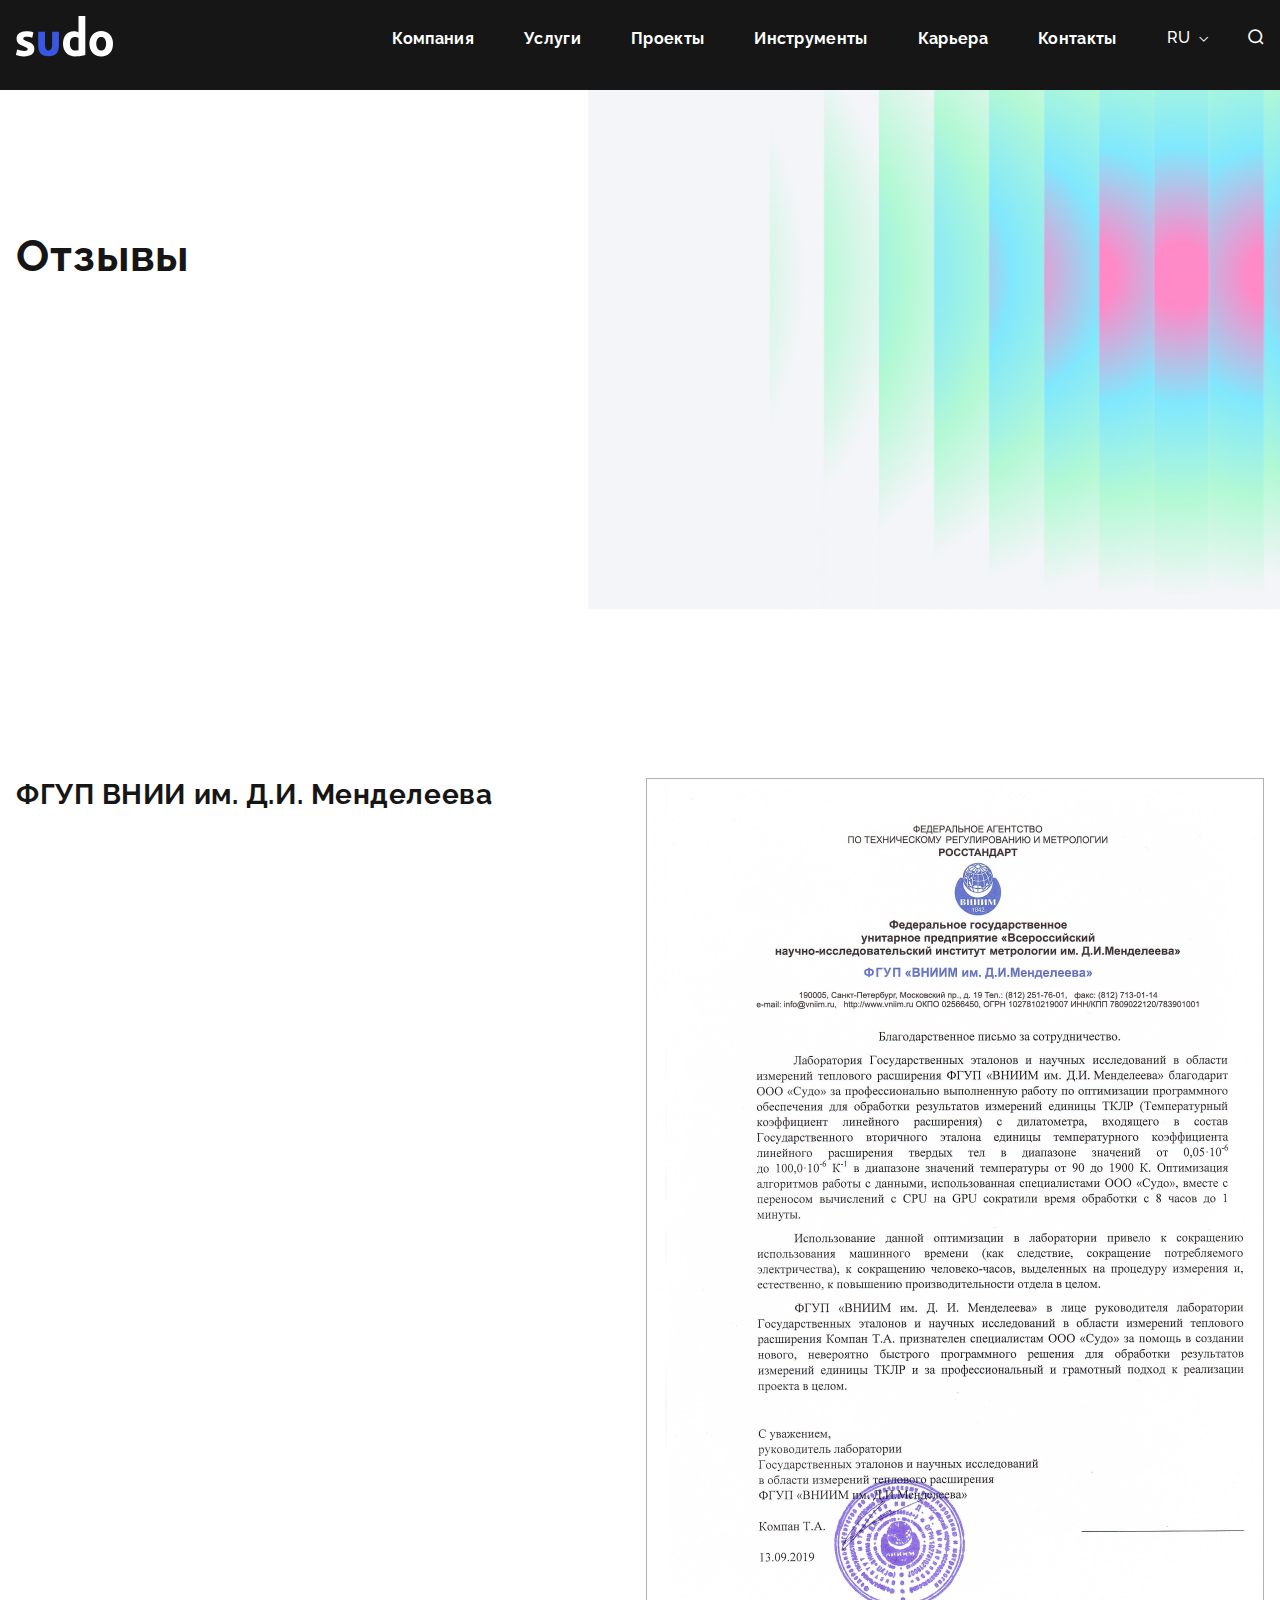
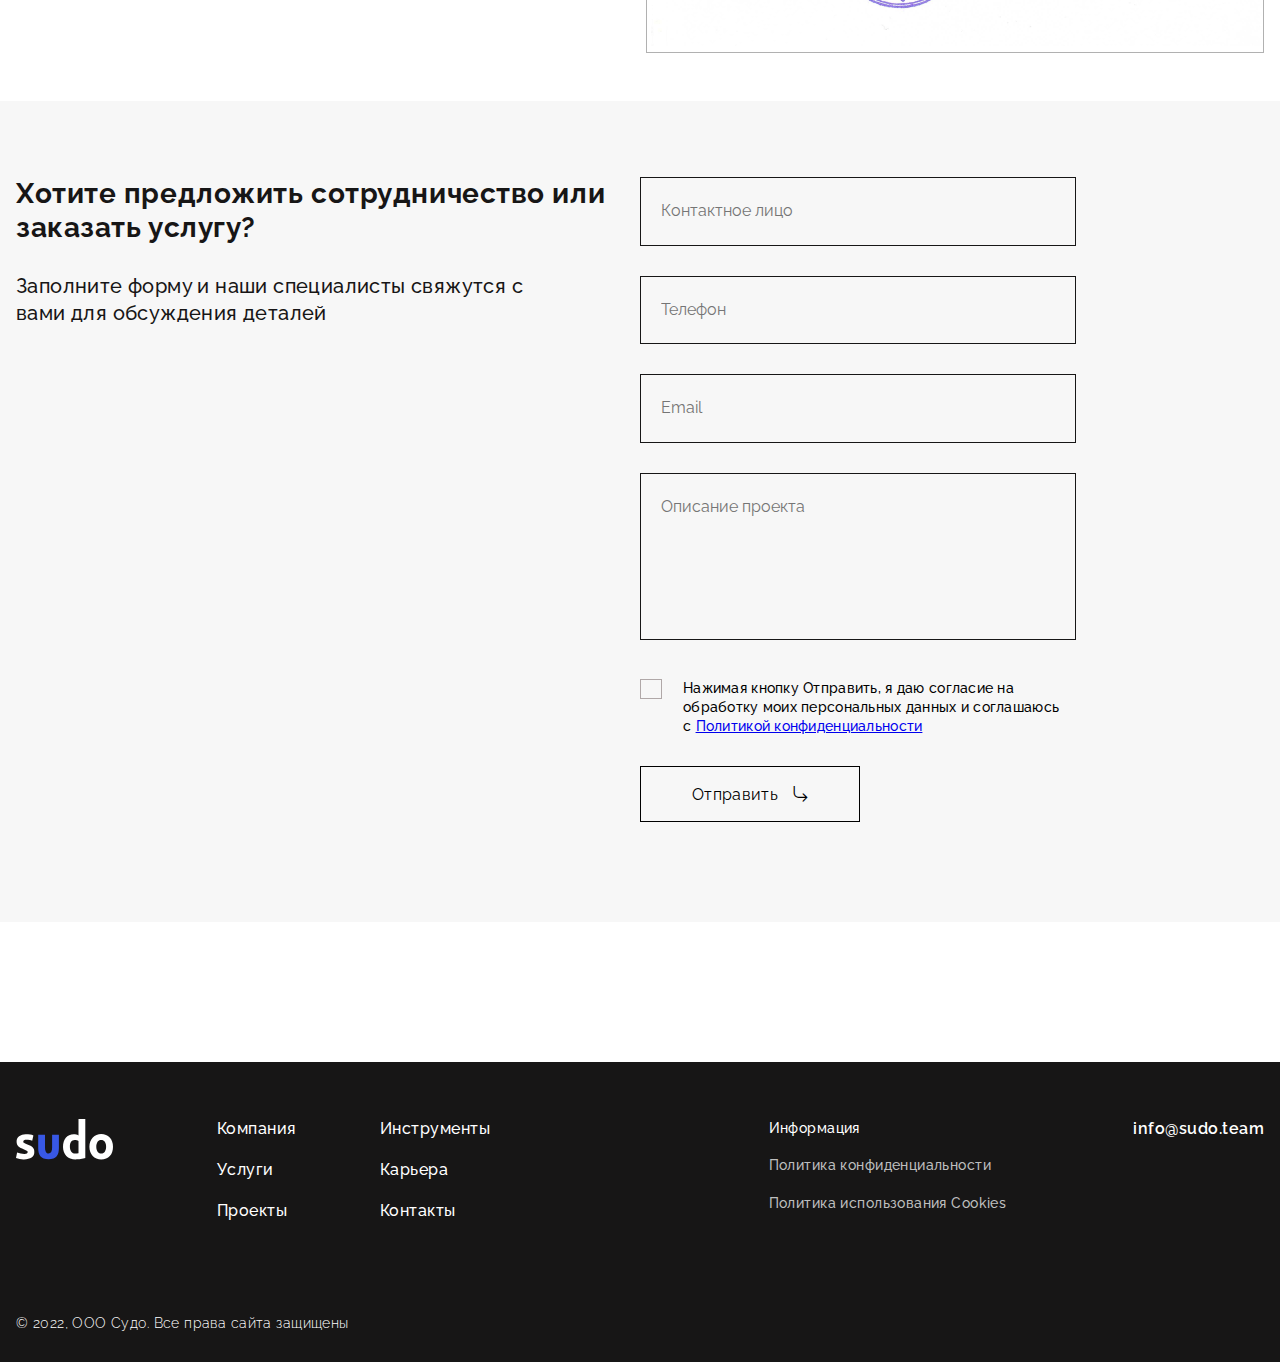
<file: reviews.html>
<!DOCTYPE html>
<html lang="ru">
<head>
    <meta charset="UTF-8">
    <meta http-equiv="X-UA-Compatible" content="IE=edge">
    <meta name="viewport" content="width=device-width, initial-scale=1.0">
    <title>Отзывы</title>
    <link rel="preconnect" href="https://fonts.googleapis.com">
    <link rel="preconnect" href="https://fonts.gstatic.com" crossorigin>
    <link href="https://fonts.googleapis.com/css2?family=Raleway:wght@300;400;500;600;700&display=swap" rel="stylesheet">
    <link rel="stylesheet" href="css/um-icon-style.css">
     <link rel="stylesheet" href="main.css">
</head>
<body>

    <header class="header">
        <div class="header__wrap">

            <button class="menu-btn header__menu-btn">
                <span></span>
                <span></span>
            </button>


            <a class="logo header__logo" href="index.html">
                <img src="images/svg/logo.svg" alt="лого">
            </a>

            <nav class="menu header__menu">
                <ul class="menu__list">
                    <li class="menu__item">
                        <a class="menu__link menu__link-list" href="#">Компания<i class="icon-arrow-bootom"></i></a>
                        <ul class="menu__list-2">
                            <li>
                                <a class="menu__link" href="about.html">О Нас</a>
                            </li>
                            <li>
                                <a class="menu__link" href="publications.html">Публикации</a>
                            </li>
                            <li>
                                <a class="menu__link" href="reviews.html">Отзывы</a>
                            </li>
                        </ul>
                    </li>
                    <li class="menu__item"><a class="menu__link" href="services.html">Услуги</a></li>
                    <li class="menu__item"><a class="menu__link" href="projects.html">Проекты</a></li>
                    <li class="menu__item"><a class="menu__link" href="calulations.html">Инструменты</a></li>
                    <li class="menu__item"><a class="menu__link" href="career.html">Карьера</a></li>
                    <li class="menu__item"><a class="menu__link" href="contacts.html">Контакты</a></li>
                </ul>
                <ul class="menu__contact">
                     
                    <li><a href="mailto:info@sudo.team">info@sudo.team</a></li>
                </ul>
            </nav>
            
            <button class="header__search-btn search-btn">
                <i class="icon-search"></i>
            </button>

            <div class="header__lang lang">
                <button class="lang__btn">RU<i class="icon-arrow-bootom"></i></button>
                <ul class="lang__list">
                    <li><button disabled>EN</button></li>
                </ul>
            </div>

            <div class="header__search search">
                <button class="search__close">
                    <i class="icon-close"></i>
                </button>
                <p class="search__text">Поиск...</p>
                <label class="search__label">
                    <input class="search__input" type="text" placeholder="Введите названия">
                    <button class="search__btn">
                        <i class="icon-enter"></i>
                    </button>
                </label>
            </div>
        </div>
    </header>

    <main class="pt-50">
        
        <section class="reviews ">
            <div class="container mb-dest-140 ">
                <div class="block-3-7 career__block">
                    <div class="h-337 title-default-m">
                        <h2 class="title-h2 mb-28">Отзывы</h2>
                    </div>
                </div>
            </div>
        </section>

        <section class="container">
            <div class="block-3-7 jc-star mb-28 flex-direction-column-table flex-direction-row-dest align-items-center-mob align-items-start-dest">
                <div>
                    <h3 class="title-h3 mb-28">ФГУП ВНИИ им. Д.И. Менделеева</h3>
                </div>
                <div>
                    <div class="flex-mob justify-content-end-dest">
                        <picture>
                            <source srcset="./images/jpg/reviews.png" media="(min-width: 900px)">
                            <img src="./images/jpg/reviews.png" alt="фото">
                        </picture>
                    </div>
                </div>
            </div>
        </section>


        <section class="contacts__block-form mb-140">
            <div class="container block">
                <div class="mb-63">
                    <h3 class="title-h3 mb-28">Хотите предложить сотрудничество или заказать услугу?</h3>
                    <p class="contacts__text">Заполните форму и наши специалисты свяжутся с вами для обсуждения деталей</p>
                </div>
                <div>
                    <form class="form" action="#">
                        <input class="form__input" type="text" placeholder="Контактное лицо">
                        <input class="form__input" type="text" placeholder="Телефон">
                        <input class="form__input" type="text" placeholder="Email">
                        <textarea class="form__textarea" placeholder="Описание проекта"></textarea>
                        <label class="form__checkbox">
                            <input class="form__input--none" type="checkbox">
                            <span class="form__checkbox-elem"></span>
                            <span class="form__checkbox-text">
                                Нажимая кнопку Отправить, я даю согласие на обработку моих персональных данных и соглашаюсь с <a href="#">Политикой конфиденциальности</a> 
                            </span>
                        </label>
                        <button type="button" class="form__btn btn">
                            <span>Отправить</span>
                            <i class="icon-enter"></i>
                        </button>
                    </form>
                </div>
            </div>
        </section>

    </main>


    <footer class="footer">
        <div class="footer__wrap">
            <div class="footer__block">
                <a class="logo footer__logo" href="#">
                    <img src="images/svg/logo.svg" alt="лого">
                </a>
    
                <ul class="footer__nav">
                    <li><a href="about.html">Компания</a></li>
                    <li><a href="services.html">Услуги</a></li>
                    <li><a href="projects.html">Проекты</a></li>
                </ul>
    
                <ul class="footer__nav">
                    <li><a href="calulations.html">Инструменты</a></li>
                    <li><a href="career.html#">Карьера</a></li>
                    <li><a href="contacts.html">Контакты</a></li>
                </ul>
    
                <ul class="footer__info">
                    <li>Информация</li>
                    <li><a href="agreement.html">Политика конфиденциальности</a></li>
                    <li><a href="#">Политика использования Cookies</a></li>
                </ul>
    
                <ul class="footer__contact">
                    <li><a href="mailto:info@sudo.team">info@sudo.team</a></li>
                </ul>
            </div>
            <p class="footer__copyright">© 2022, ООО Судо. Все права сайта защищены</p>
        </div>

    </footer>
    <script src="js/app.js"></script>
</body>
</html>
</file>
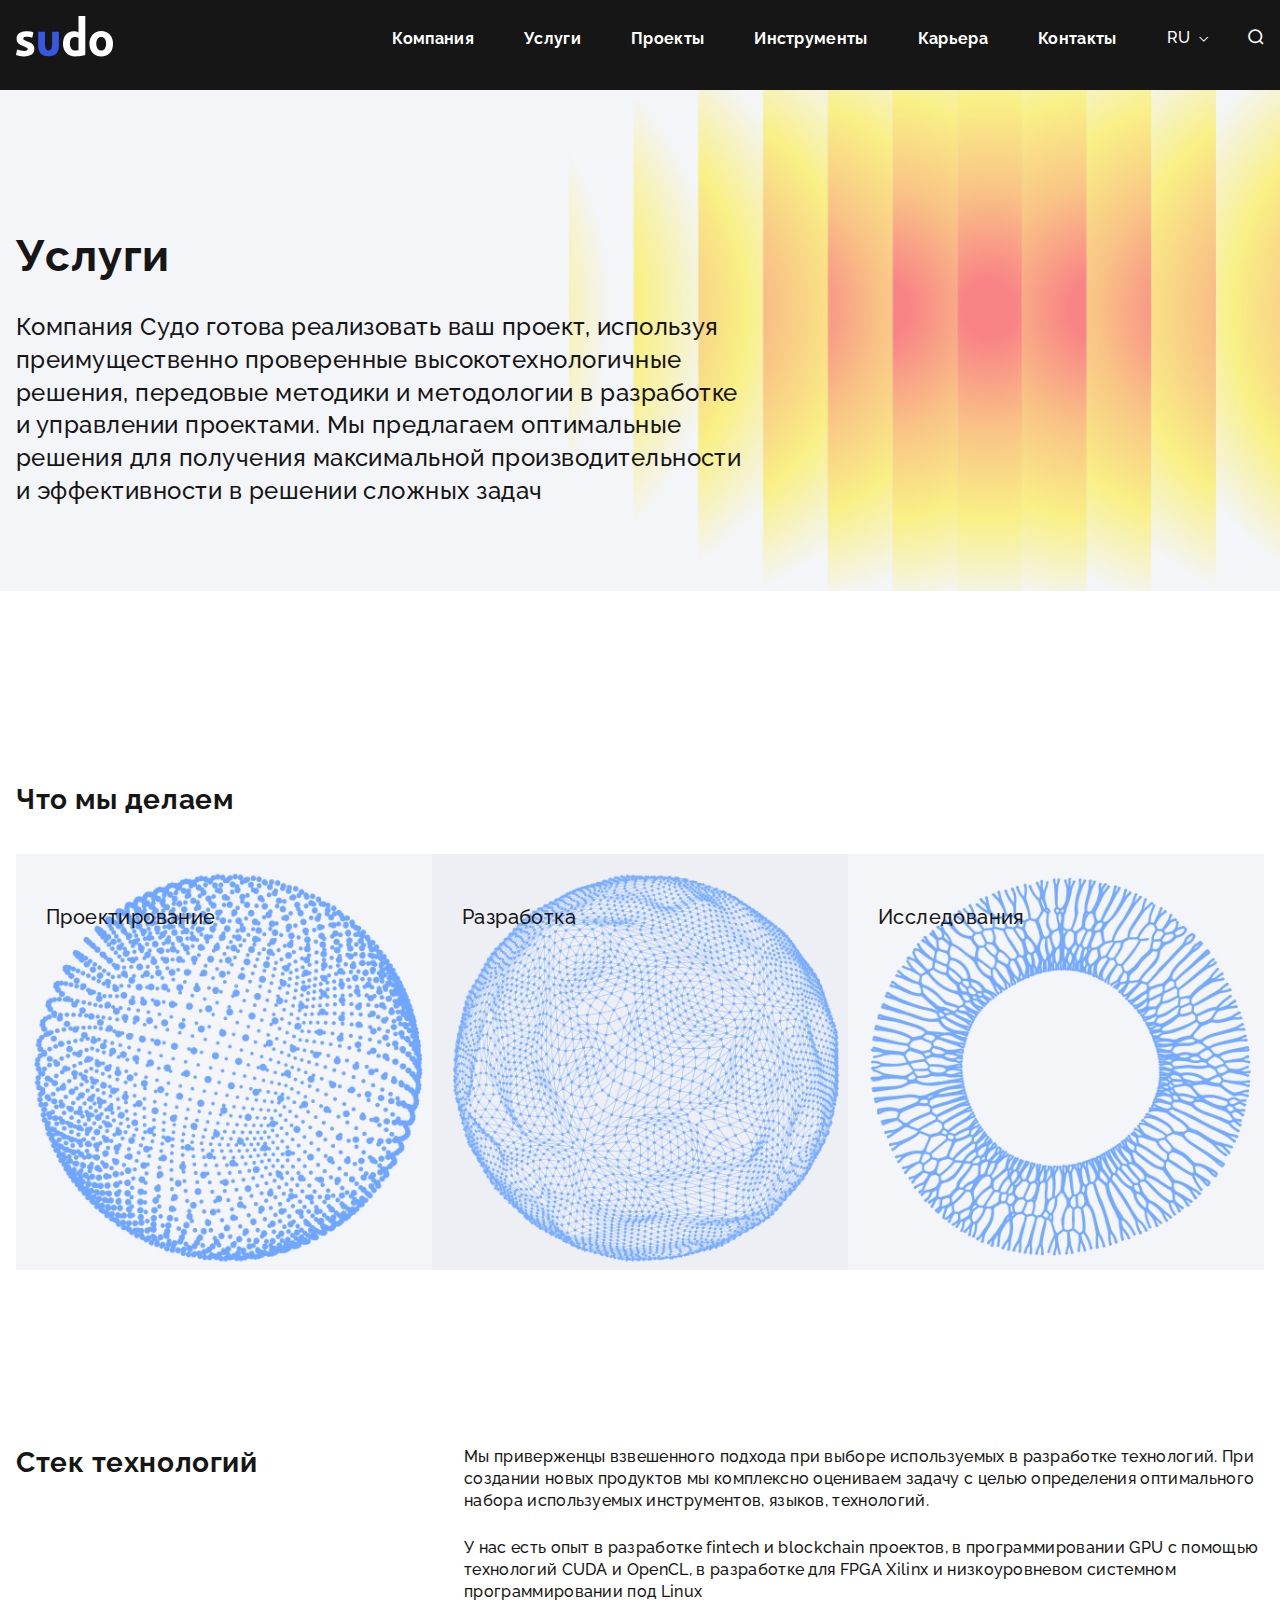
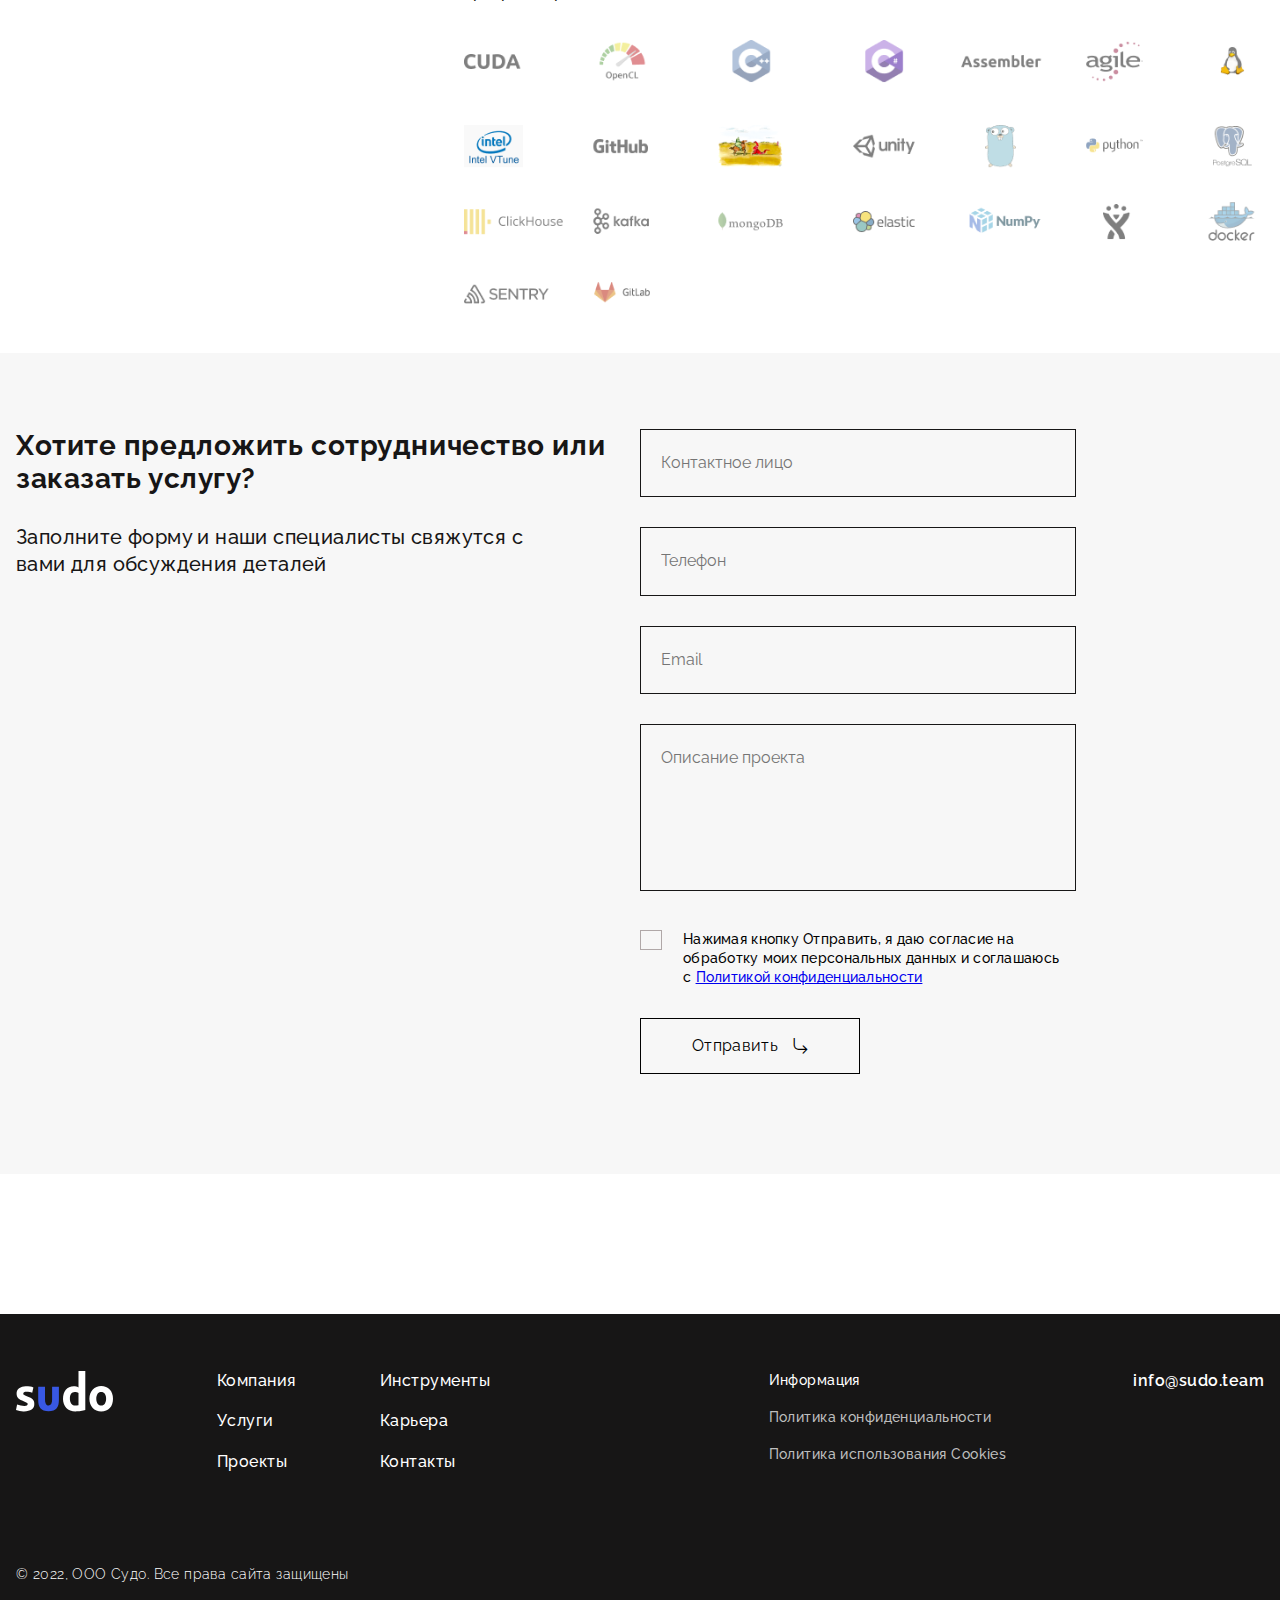
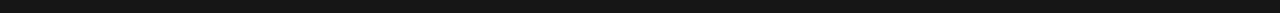
<file: services.html>
<!DOCTYPE html>
<html lang="ru">
<head>
    <meta charset="UTF-8">
    <meta http-equiv="X-UA-Compatible" content="IE=edge">
    <meta name="viewport" content="width=device-width, initial-scale=1.0">
    <title>Услуги</title>
    <link rel="preconnect" href="https://fonts.googleapis.com">
    <link rel="preconnect" href="https://fonts.gstatic.com" crossorigin>
    <link href="https://fonts.googleapis.com/css2?family=Raleway:wght@300;400;500;600;700&display=swap" rel="stylesheet">
    <link rel="stylesheet" href="css/um-icon-style.css">
    <link rel="stylesheet" href="main.css">
</head>
<body>

    <header class="header">
        <div class="header__wrap">

            <button class="menu-btn header__menu-btn">
                <span></span>
                <span></span>
            </button>


            <a class="logo header__logo" href="index.html">
                <img src="images/svg/logo.svg" alt="лого">
            </a>

            <nav class="menu header__menu">
                <ul class="menu__list">
                    <li class="menu__item">
                        <a class="menu__link menu__link-list" href="#">Компания<i class="icon-arrow-bootom"></i></a>
                        <ul class="menu__list-2">
                            <li>
                                <a class="menu__link" href="about.html">О Нас</a>
                            </li>
                            <li>
                                <a class="menu__link" href="publications.html">Публикации</a>
                            </li>
                            <li>
                                <a class="menu__link" href="reviews.html">Отзывы</a>
                            </li>
                        </ul>
                    </li>
                    <li class="menu__item"><a class="menu__link" href="services.html">Услуги</a></li>
                    <li class="menu__item"><a class="menu__link" href="projects.html">Проекты</a></li>
                    <li class="menu__item"><a class="menu__link" href="calulations.html">Инструменты</a></li>
                    <li class="menu__item"><a class="menu__link" href="career.html">Карьера</a></li>
                    <li class="menu__item"><a class="menu__link" href="contacts.html">Контакты</a></li>
                </ul>
                <ul class="menu__contact">
                     
                    <li><a href="mailto:info@sudo.team">info@sudo.team</a></li>
                </ul>
            </nav>
            
            <button class="header__search-btn search-btn">
                <i class="icon-search"></i>
            </button>

            <div class="header__lang lang">
                <button class="lang__btn">RU<i class="icon-arrow-bootom"></i></button>
                <ul class="lang__list">
                    <li><button disabled>EN</button></li>
                </ul>
            </div>

            <div class="header__search search">
                <button class="search__close">
                    <i class="icon-close"></i>
                </button>
                <p class="search__text">Поиск...</p>
                <label class="search__label">
                    <input class="search__input" type="text" placeholder="Введите названия">
                    <button class="search__btn">
                        <i class="icon-enter"></i>
                    </button>
                </label>
            </div>
        </div>
    </header>


    <main class="pt-50">

        <section class="services">
            <div class="container mb-25 mb-dest-140">
                <div class="block-3-7 services__block">
                    <div class="title-default-p">
                        <h2 class="title-h2 mb-28">Услуги</h2>
                        <p class="services__text">Компания Судо готова реализовать ваш проект, используя преимущественно проверенные высокотехнологичные решения, передовые методики и методологии в разработке и управлении проектами. Мы предлагаем оптимальные решения для получения максимальной производительности и эффективности в решении сложных задач</p>
                    </div>
                </div>
            </div>
        </section>

        <section class="container mb-120-dest">
            <h3 class="title-h3 mb-37">Что мы делаем</h3>

            <ul class="services__list">
                <li class="services__item">
                    <img class="services__img" src="./images/jpg/sphera-1.jpg" alt="#">
                    <h3 class="projects-card__title">Проектирование</h3>
                    <div class="services__info">
                        <h4>Проектирование</h4>
                        <p>Создание любого продукта начинается с идеи. Наша опытная команда поможет Вам на каждом этапе создания продукта. Основываясь на Ваших пожеланиях, мы поможем сформулировать идею, предложим интересные решения, вместе сформируем техническое задание и предоставим Вам готовый проект</p>
                    </div>
                </li>
                <li class="services__item">
                    <img class="services__img" src="./images/jpg/sphera-2.jpg" alt="#">
                    <h3 class="projects-card__title">Разработка</h3>
                    <div class="services__info">
                        <h4>Разработка</h4> 
                        <p>Мы – современная команда, использующая гибкие методологии разработки продукта. Созданный проект остаётся живым в процессе реализации. Для достижения лучшего результата мы работаем над продуктом, оставаясь с Вами на связи. Наши разработчики создадут оптимальные решения, используя передовые технологии для реализации Ваших идей, а Ваши корректировки в процессе разработки помогут создать актуальный продукт, полностью удовлетворяющий Вашим запросам</p>
                    </div>
                </li>
                <li class="services__item">
                    <img class="services__img" src="./images/jpg/sphera-3.jpg" alt="#">
                    <h3 class="projects-card__title">Исследования</h3>
                    <div class="services__info">
                        <h4>Исследования</h4>
                        <p>Исследовательская деятельность – это наше тайное оружие. Постоянное участие компании в научных и инженерных исследованиях помогает нам сохранять первенство в использовании наукоёмких технологий на практике. Среди наших штатных разработчиков есть действующие сотрудники топовых российских и зарубежных ВУЗов. Кроме того, мы активно работаем со студентами, поддерживаем их и помогаем им развиваться, а самым перспективным предлагаем влиться в нашу дружную команду</p>
                    </div>
                </li>
            </ul>

        </section>

        <section class="container">
            <div class="block-3-7 jc-star mb-28 flex-direction-column-table flex-direction-row-dest">
                <div class="">
                    <h3 class="title-h3 mb-28">Стек технологий</h3>
                </div>
                <div>
                    <p class="services__text-2 mb-25">Мы приверженцы взвешенного подхода при выборе используемых в разработке технологий. При создании новых продуктов мы комплексно оцениваем задачу с целью определения оптимального набора используемых инструментов, языков, технологий. 
                    </p>
                    <p class="services__text-2 mb-37">
                        У нас есть опыт в разработке fintech и blockchain проектов, в программировании GPU с помощью технологий CUDA и OpenCL, в разработке для FPGA Xilinx и низкоуровневом системном программировании под Linux
                    </p>

                    <div class="flex-mob justify-content-center-mob justify-content-start-dest">
                        <picture>
                            <source srcset="./images/png/logo-dest.png" media="(min-width: 900px)">
                            <img class="services__img-2" src="./images/png/logo-mob.png" alt="фото">
                        </picture>
                    </div>
                </div>
            </div>
        </section>


        <section class="contacts__block-form mb-140">
            <div class="container block">
                <div class="mb-63">
                    <h3 class="title-h3 mb-28">Хотите предложить сотрудничество или заказать услугу?</h3>
                    <p class="contacts__text">Заполните форму и наши специалисты свяжутся с вами для обсуждения деталей</p>
                </div>
                <div>
                    <form class="form" action="#">
                        <input class="form__input" type="text" placeholder="Контактное лицо">
                        <input class="form__input" type="text" placeholder="Телефон">
                        <input class="form__input" type="text" placeholder="Email">
                        <textarea class="form__textarea" placeholder="Описание проекта"></textarea>
                        <label class="form__checkbox">
                            <input class="form__input--none" type="checkbox">
                            <span class="form__checkbox-elem"></span>
                            <span class="form__checkbox-text">
                                Нажимая кнопку Отправить, я даю согласие на обработку моих персональных данных и соглашаюсь с <a href="#">Политикой конфиденциальности</a> 
                            </span>
                        </label>
                        <button type="button" class="form__btn btn">
                            <span>Отправить</span>
                            <i class="icon-enter"></i>
                        </button>
                    </form>
                </div>
            </div>
        </section>

    </main>


    <footer class="footer">
        <div class="footer__wrap">
            <div class="footer__block">
                <a class="logo footer__logo" href="#">
                    <img src="images/svg/logo.svg" alt="лого">
                </a>
    
                <ul class="footer__nav">
                    <li><a href="about.html">Компания</a></li>
                    <li><a href="services.html">Услуги</a></li>
                    <li><a href="projects.html">Проекты</a></li>
                </ul>
    
                <ul class="footer__nav">
                    <li><a href="calulations.html">Инструменты</a></li>
                    <li><a href="career.html#">Карьера</a></li>
                    <li><a href="contacts.html">Контакты</a></li>
                </ul>
    
                <ul class="footer__info">
                    <li>Информация</li>
                    <li><a href="agreement.html">Политика конфиденциальности</a></li>
                    <li><a href="#">Политика использования Cookies</a></li>
                </ul>
    
                <ul class="footer__contact">
                    <li><a href="mailto:info@sudo.team">info@sudo.team</a></li>
                </ul>
            </div>
            <p class="footer__copyright">© 2022, ООО Судо. Все права сайта защищены</p>
        </div>

    </footer>

    <script src="js/app.js"></script>
</body>
</html>
</file>
<file: css/um-icon-style.css>
@font-face {
  font-family: 'icomoon';
  src:  url('../fonts/icomoon.eot?ly8zuw');
  src:  url('../fonts/icomoon.woff?ly8zuw') format('woff');
  font-weight: normal;
  font-style: normal;
  font-display: block;
}

[class^="icon-"], [class*=" icon-"] {
  /* use !important to prevent issues with browser extensions that change fonts */
  font-family: 'icomoon' !important;
  speak: never;
  font-style: normal;
  font-weight: normal;
  font-variant: normal;
  text-transform: none;
  line-height: 1;

  /* Better Font Rendering =========== */
  -webkit-font-smoothing: antialiased;
  -moz-osx-font-smoothing: grayscale;
}

.icon-arrow-bootom:before {
  content: "\e90c";
}
.icon-play:before {
  content: "\e90a";
}
.icon-enter:before {
  content: "\e90b";
}
.icon-oclock:before {
  content: "\e900";
}
.icon-search:before {
  content: "\e901";
}
.icon-vk:before {
  content: "\e902";
}
.icon-youtube:before {
  content: "\e903";
}
.icon-arrow:before {
  content: "\e904";
}
.icon-arrow-r:before {
  content: "\e905";
}
.icon-basket:before {
  content: "\e906";
}
.icon-close:before {
  content: "\e907";
}
.icon-fb:before {
  content: "\e908";
}
.icon-inst:before {
  content: "\e909";
}
</file>
